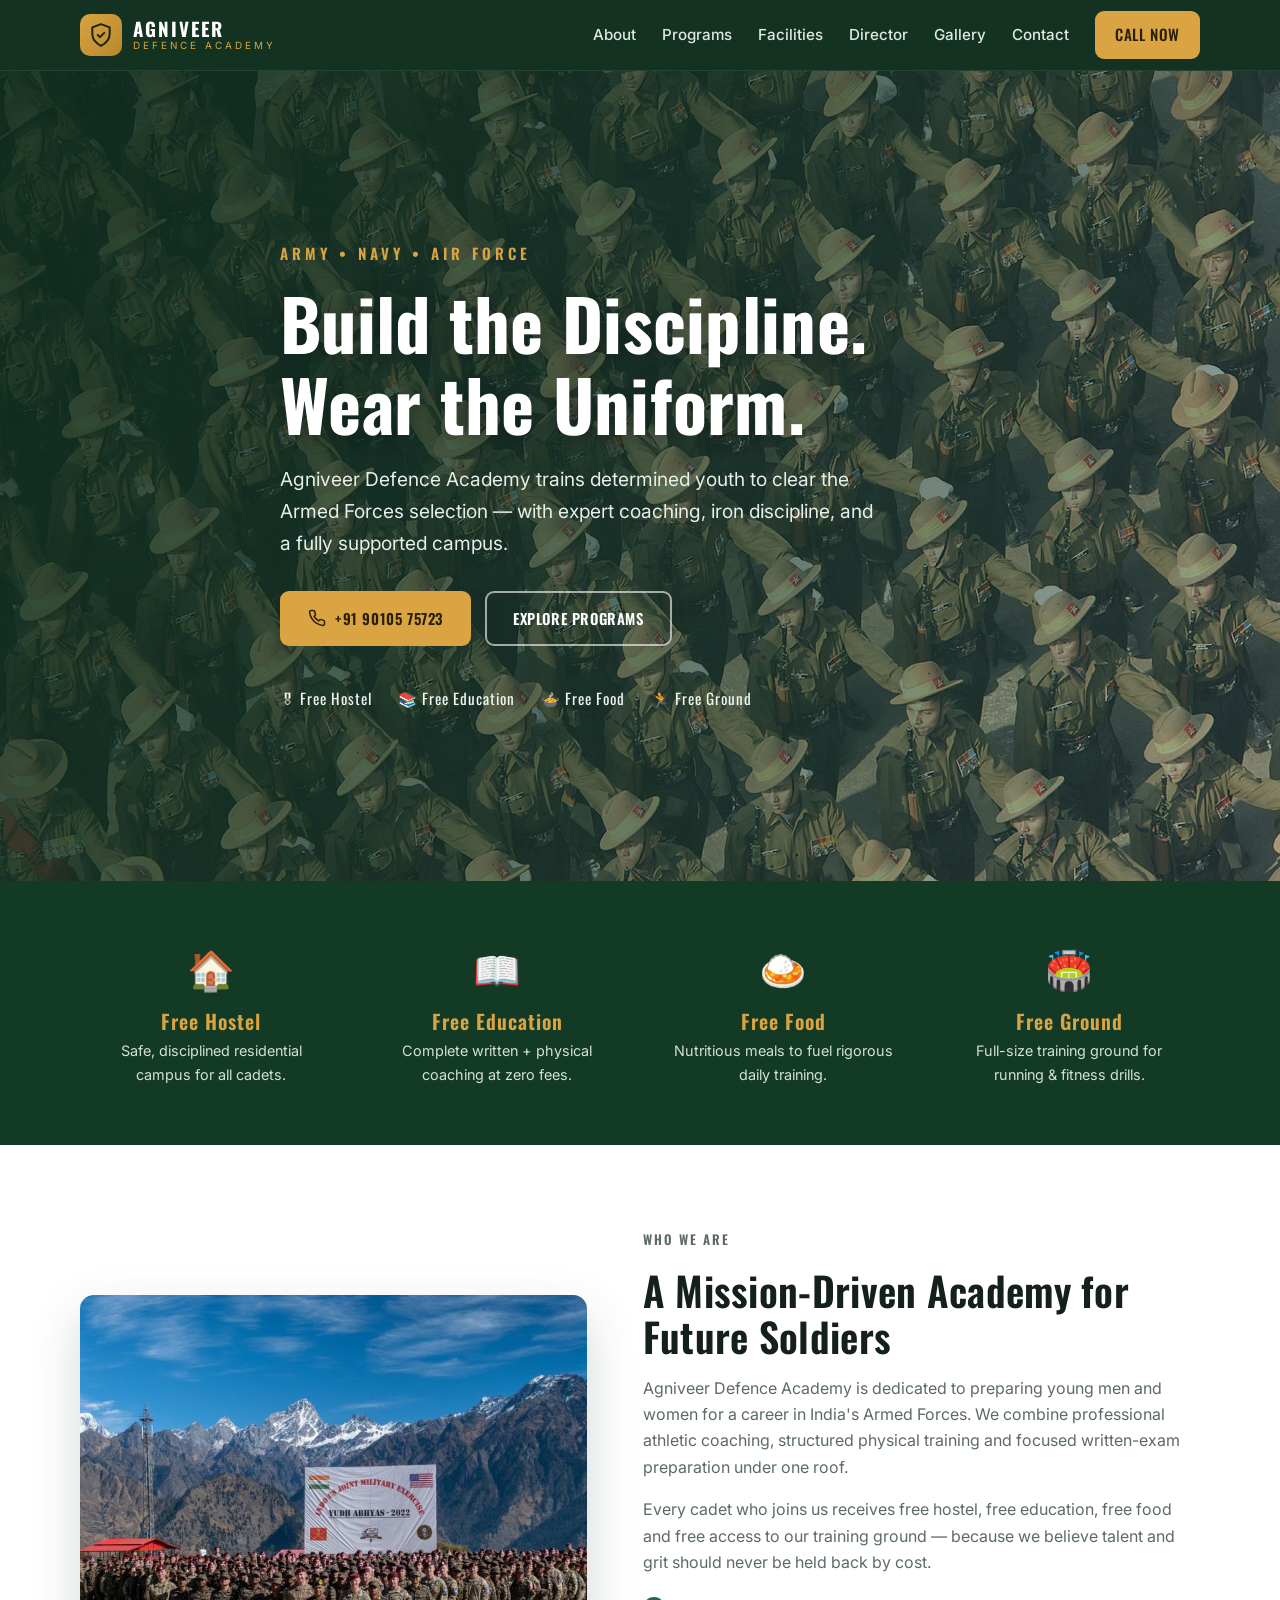
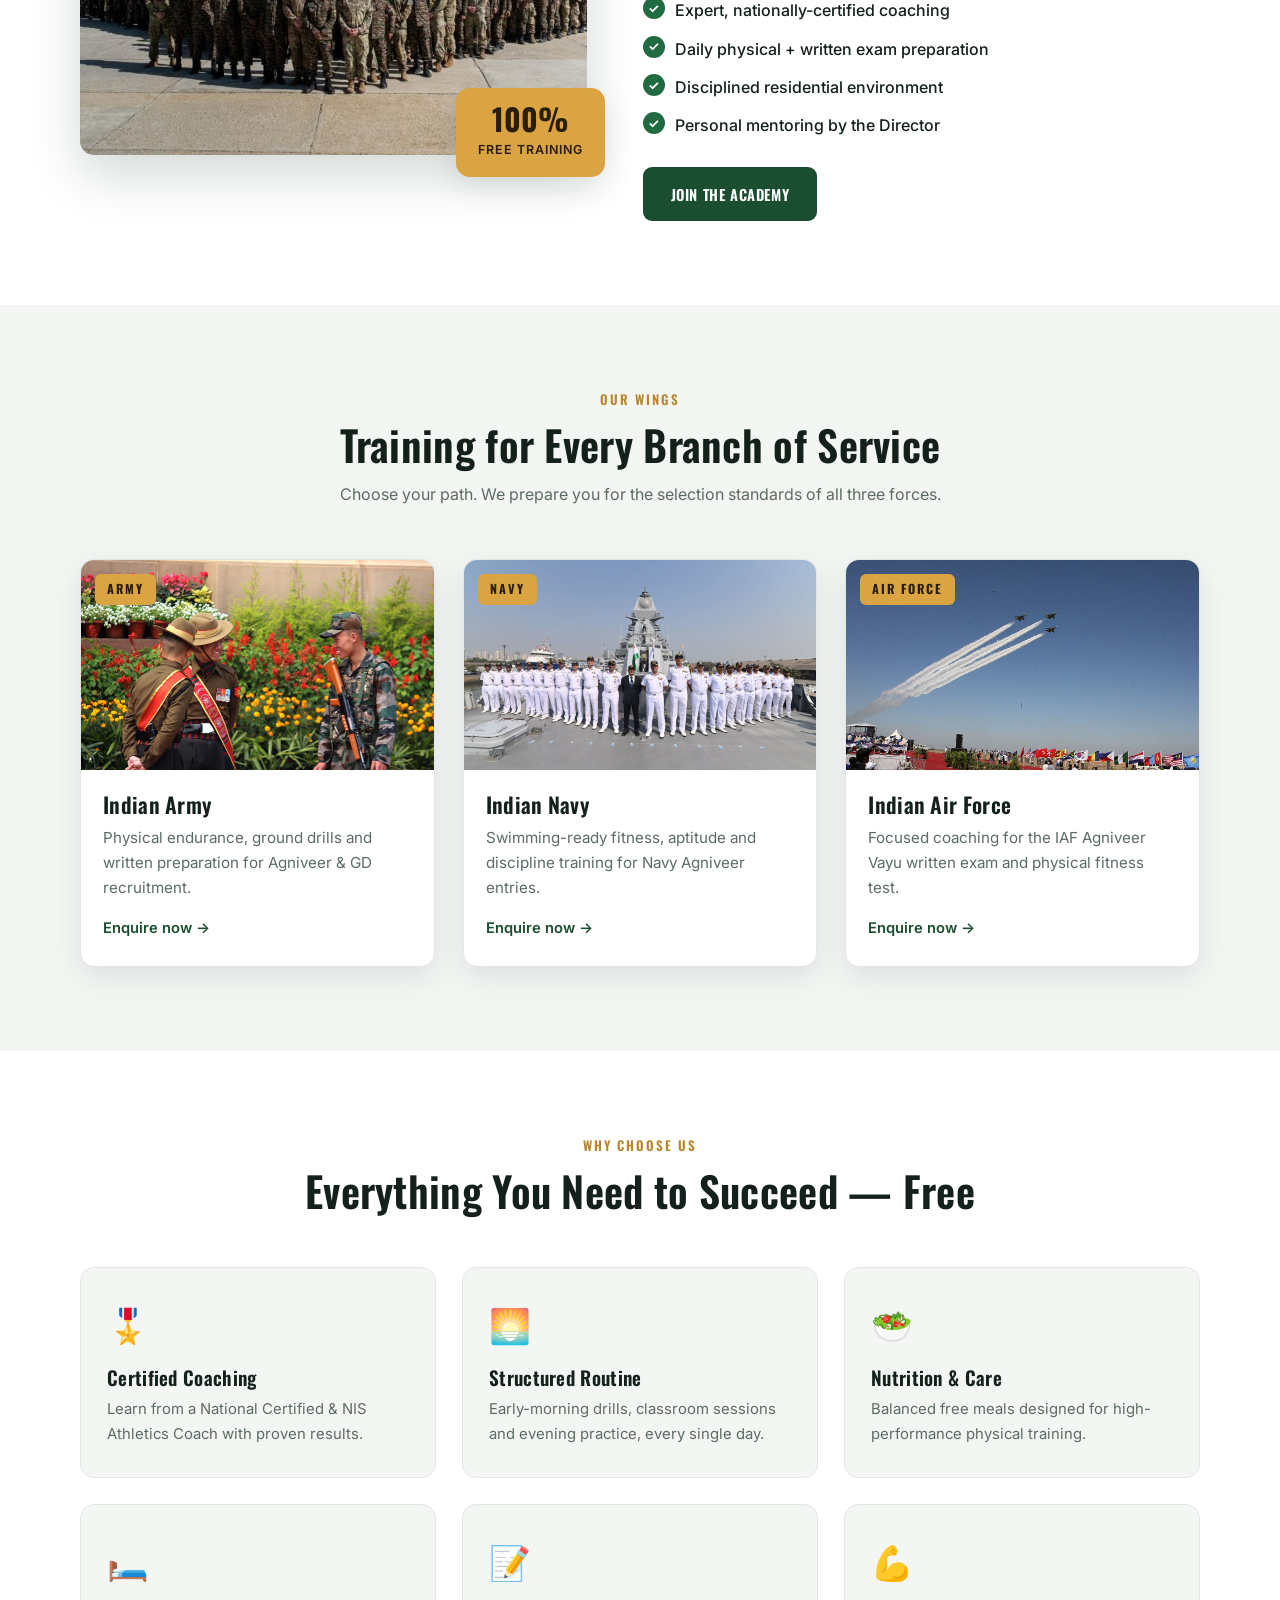
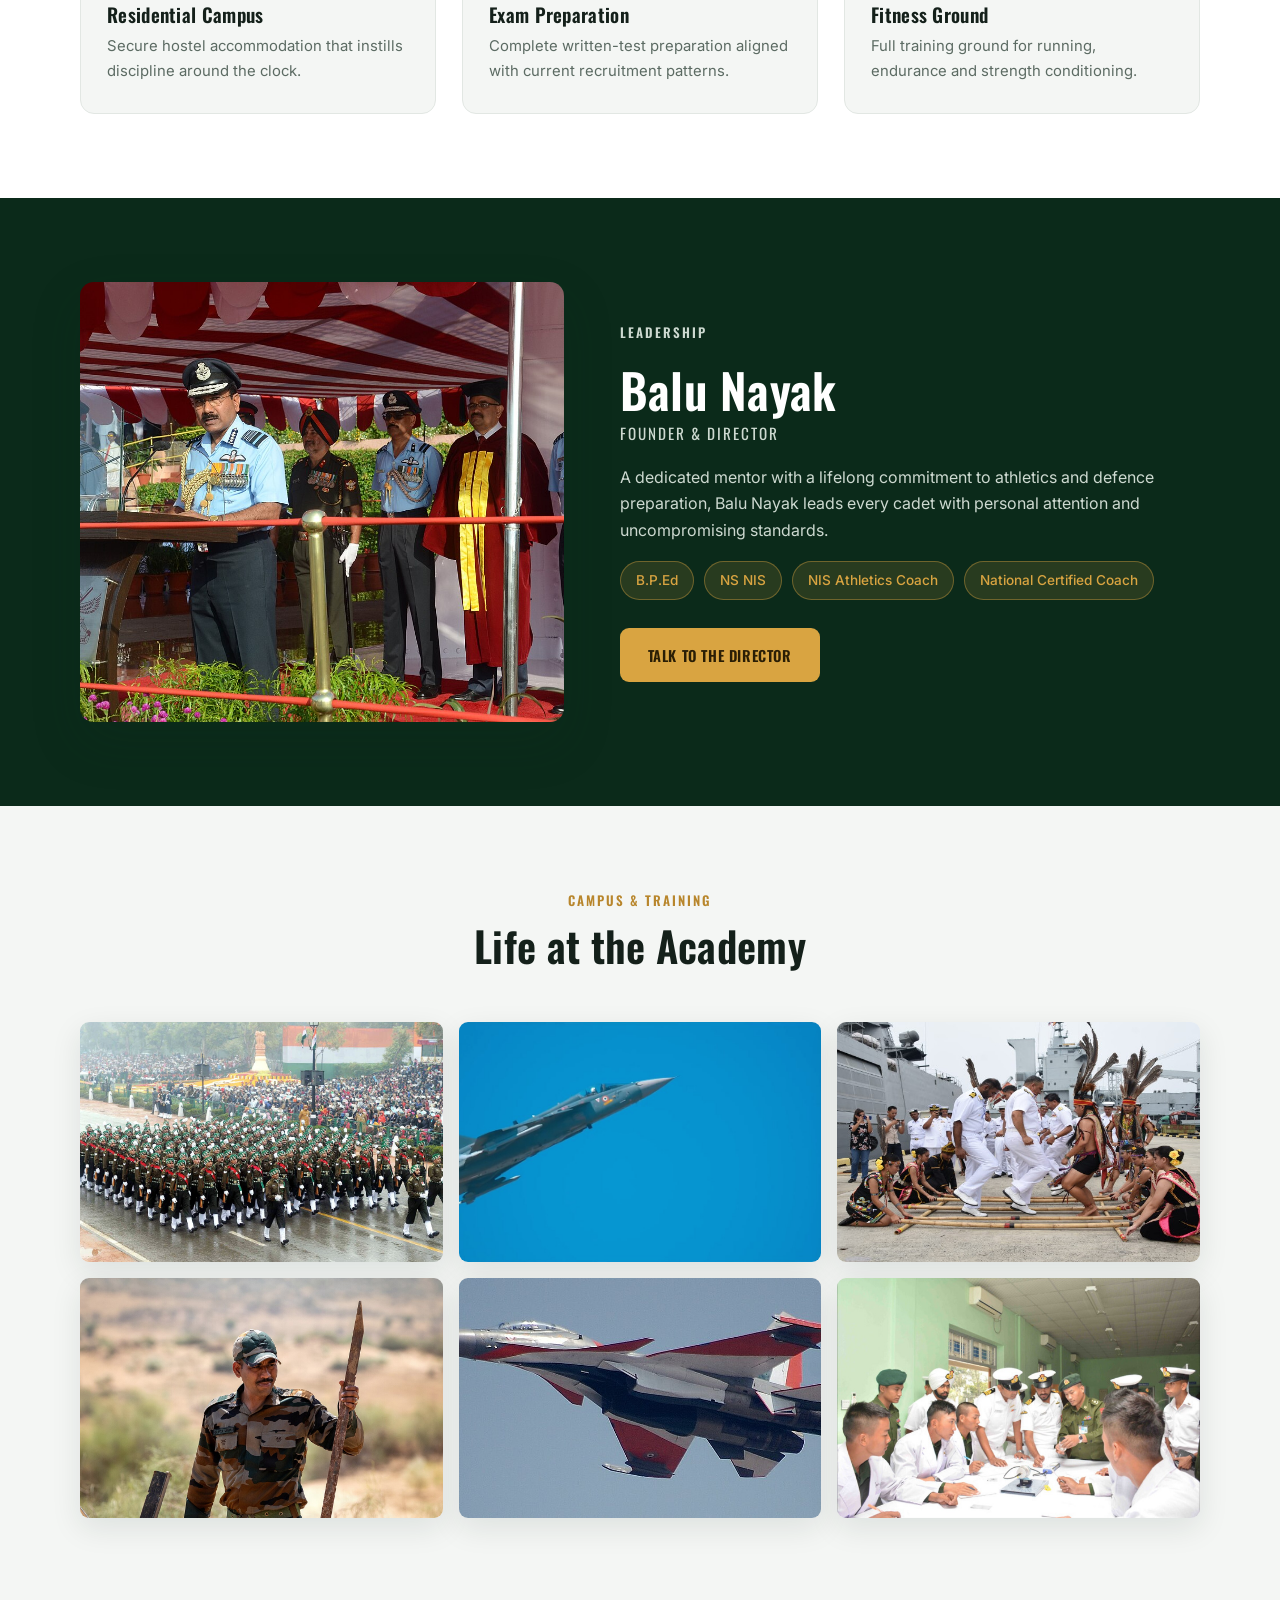
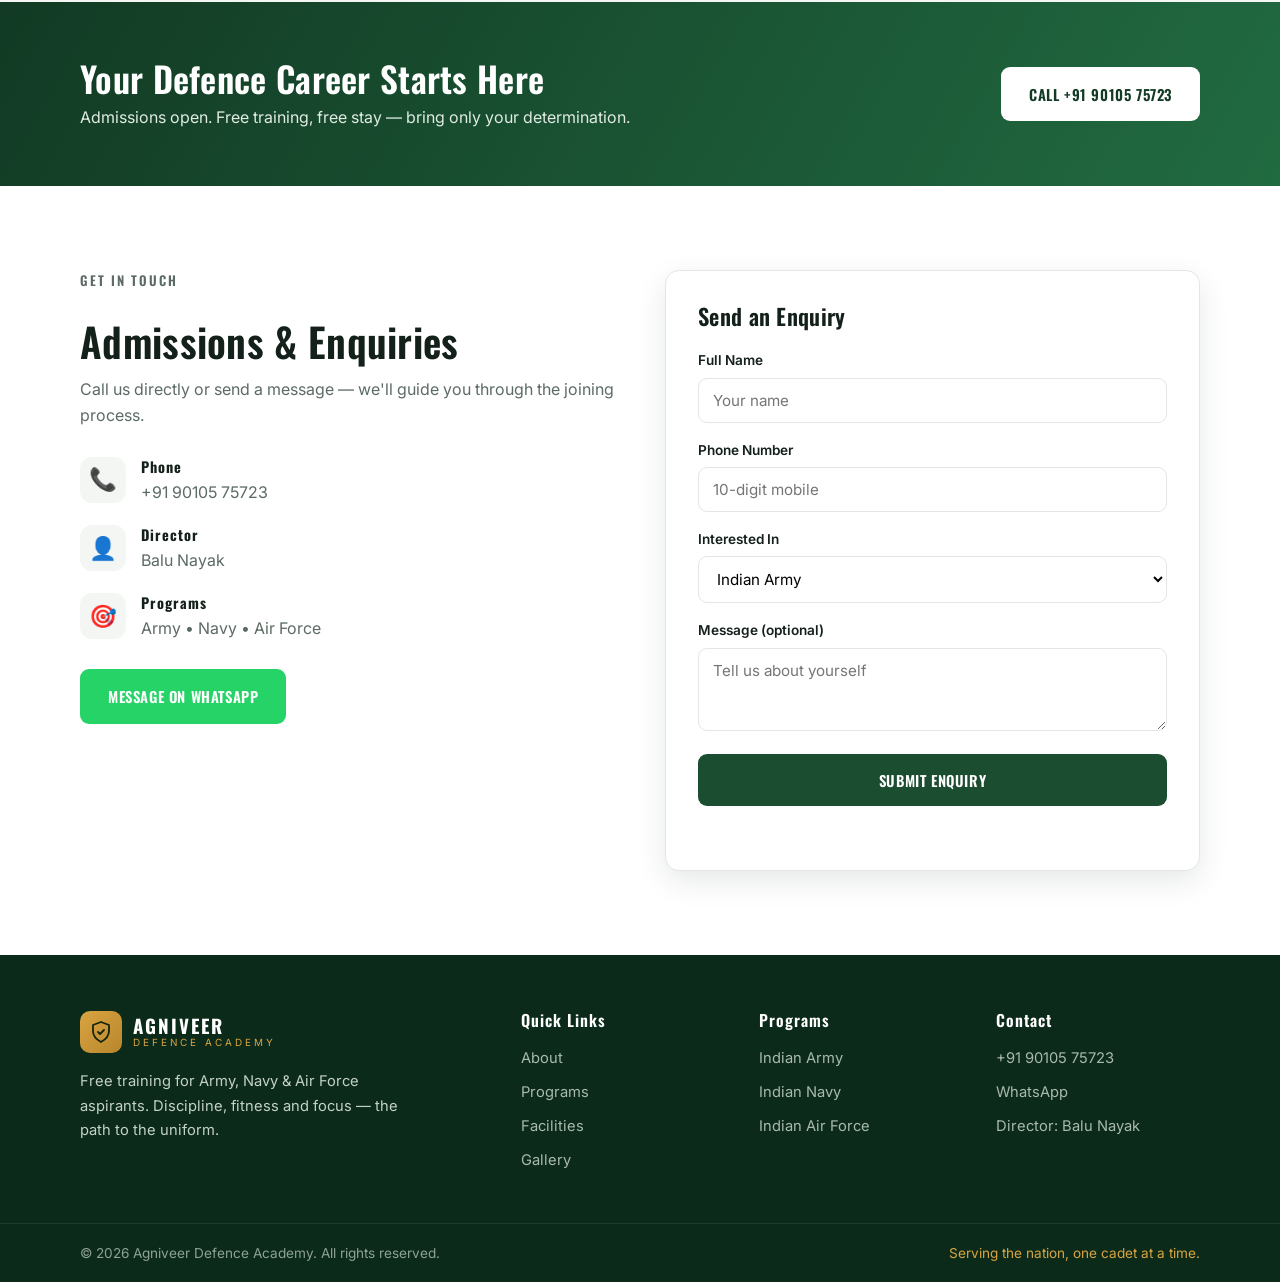
<file: index.html>
<!DOCTYPE html>
<html lang="en">
<head>
  <meta charset="UTF-8" />
  <meta name="viewport" content="width=device-width, initial-scale=1.0" />
  <title>Agniveer Defence Academy | Army • Navy • Air Force Training</title>
  <meta name="description" content="Agniveer Defence Academy, led by Director Balu Nayak (B.P.Ed, NIS Athletics Coach). Free training for Army, Navy & Air Force with free hostel, free education, free food and free ground." />
  <meta name="theme-color" content="#0b2a1a" />
  <link rel="canonical" href="https://agniveersadda.com/" />

  <!-- Open Graph -->
  <meta property="og:title" content="Agniveer Defence Academy" />
  <meta property="og:description" content="Free training for Army, Navy & Air Force. Free hostel, education, food & ground." />
  <meta property="og:type" content="website" />
  <meta property="og:url" content="https://agniveersadda.com/" />
  <meta property="og:image" content="https://agniveersadda.com/images/hero.jpg" />

  <link rel="preconnect" href="https://fonts.googleapis.com" />
  <link rel="preconnect" href="https://fonts.gstatic.com" crossorigin />
  <link href="https://fonts.googleapis.com/css2?family=Oswald:wght@400;500;600;700&family=Inter:wght@400;500;600;700&display=swap" rel="stylesheet" />
  <link rel="stylesheet" href="css/styles.css" />
</head>
<body>

  <!-- ============ HEADER / NAV ============ -->
  <header class="site-header" id="top">
    <div class="container nav-wrap">
      <a href="#top" class="brand" aria-label="Agniveer Defence Academy home">
        <span class="brand-badge" aria-hidden="true">
          <svg viewBox="0 0 24 24" width="26" height="26" fill="none" stroke="currentColor" stroke-width="1.8" stroke-linecap="round" stroke-linejoin="round"><path d="M12 2 4 5v6c0 5 3.4 8.5 8 11 4.6-2.5 8-6 8-11V5l-8-3z"/><path d="m9 12 2 2 4-4"/></svg>
        </span>
        <span class="brand-text">
          <strong>AGNIVEER</strong>
          <small>DEFENCE ACADEMY</small>
        </span>
      </a>

      <nav class="main-nav" id="mainNav" aria-label="Primary">
        <a href="#about">About</a>
        <a href="#programs">Programs</a>
        <a href="#features">Facilities</a>
        <a href="#director">Director</a>
        <a href="#gallery">Gallery</a>
        <a href="#contact">Contact</a>
        <a href="tel:+919010575723" class="btn btn-call btn-sm">Call Now</a>
      </nav>

      <button class="nav-toggle" id="navToggle" aria-label="Open menu" aria-expanded="false" aria-controls="mainNav">
        <span></span><span></span><span></span>
      </button>
    </div>
  </header>

  <!-- ============ HERO ============ -->
  <section class="hero" id="hero">
    <div class="hero-overlay"></div>
    <div class="container hero-content">
      <p class="hero-eyebrow">Army • Navy • Air Force</p>
      <h1 class="hero-title">Build the Discipline.<br />Wear the Uniform.</h1>
      <p class="hero-sub">
        Agniveer Defence Academy trains determined youth to clear the Armed Forces
        selection — with expert coaching, iron discipline, and a fully supported campus.
      </p>

      <div class="hero-cta">
        <a href="tel:+919010575723" class="btn btn-call">
          <svg viewBox="0 0 24 24" width="18" height="18" fill="none" stroke="currentColor" stroke-width="2" stroke-linecap="round" stroke-linejoin="round"><path d="M22 16.92v3a2 2 0 0 1-2.18 2 19.79 19.79 0 0 1-8.63-3.07 19.5 19.5 0 0 1-6-6 19.79 19.79 0 0 1-3.07-8.67A2 2 0 0 1 4.11 2h3a2 2 0 0 1 2 1.72c.13.96.36 1.9.7 2.81a2 2 0 0 1-.45 2.11L8.09 9.91a16 16 0 0 0 6 6l1.27-1.27a2 2 0 0 1 2.11-.45c.9.34 1.85.57 2.81.7A2 2 0 0 1 22 16.92z"/></svg>
          +91 90105 75723
        </a>
        <a href="#programs" class="btn btn-ghost">Explore Programs</a>
      </div>

      <div class="hero-strip">
        <span>🎖 Free Hostel</span>
        <span>📚 Free Education</span>
        <span>🍲 Free Food</span>
        <span>🏃 Free Ground</span>
      </div>
    </div>
  </section>

  <!-- ============ FREE FEATURES BANNER ============ -->
  <section class="freebar" aria-label="Facilities provided free of cost">
    <div class="container freebar-grid">
      <div class="free-item">
        <div class="free-ico">🏠</div>
        <h3>Free Hostel</h3>
        <p>Safe, disciplined residential campus for all cadets.</p>
      </div>
      <div class="free-item">
        <div class="free-ico">📖</div>
        <h3>Free Education</h3>
        <p>Complete written + physical coaching at zero fees.</p>
      </div>
      <div class="free-item">
        <div class="free-ico">🍛</div>
        <h3>Free Food</h3>
        <p>Nutritious meals to fuel rigorous daily training.</p>
      </div>
      <div class="free-item">
        <div class="free-ico">🏟️</div>
        <h3>Free Ground</h3>
        <p>Full-size training ground for running & fitness drills.</p>
      </div>
    </div>
  </section>

  <!-- ============ ABOUT ============ -->
  <section class="section" id="about">
    <div class="container about-grid">
      <div class="about-media">
        <img
          src="images/about.jpg"
          alt="Soldiers standing together during a joint training exercise"
          loading="lazy" />
        <div class="about-badge">
          <strong>100%</strong>
          <span>Free Training</span>
        </div>
      </div>
      <div class="about-text">
        <p class="eyebrow">Who We Are</p>
        <h2>A Mission-Driven Academy for Future Soldiers</h2>
        <p>
          Agniveer Defence Academy is dedicated to preparing young men and women for a
          career in India's Armed Forces. We combine professional athletic coaching,
          structured physical training and focused written-exam preparation under one roof.
        </p>
        <p>
          Every cadet who joins us receives free hostel, free education, free food and free
          access to our training ground — because we believe talent and grit should never be
          held back by cost.
        </p>
        <ul class="check-list">
          <li>Expert, nationally-certified coaching</li>
          <li>Daily physical + written exam preparation</li>
          <li>Disciplined residential environment</li>
          <li>Personal mentoring by the Director</li>
        </ul>
        <a href="#contact" class="btn btn-primary">Join the Academy</a>
      </div>
    </div>
  </section>

  <!-- ============ PROGRAMS ============ -->
  <section class="section section-alt" id="programs">
    <div class="container">
      <div class="section-head">
        <p class="eyebrow">Our Wings</p>
        <h2>Training for Every Branch of Service</h2>
        <p class="section-lead">Choose your path. We prepare you for the selection standards of all three forces.</p>
      </div>

      <div class="program-grid">
        <article class="program-card">
          <div class="program-img">
            <img src="images/army.jpg" alt="Indian Army soldiers at India Gate" loading="lazy" />
            <span class="program-tag">ARMY</span>
          </div>
          <div class="program-body">
            <h3>Indian Army</h3>
            <p>Physical endurance, ground drills and written preparation for Agniveer & GD recruitment.</p>
            <a href="#contact" class="link-arrow">Enquire now →</a>
          </div>
        </article>

        <article class="program-card">
          <div class="program-img">
            <img src="images/navy.jpg" alt="Indian Navy warship INS Mormugao" loading="lazy" />
            <span class="program-tag">NAVY</span>
          </div>
          <div class="program-body">
            <h3>Indian Navy</h3>
            <p>Swimming-ready fitness, aptitude and discipline training for Navy Agniveer entries.</p>
            <a href="#contact" class="link-arrow">Enquire now →</a>
          </div>
        </article>

        <article class="program-card">
          <div class="program-img">
            <img src="images/airforce.jpg" alt="Indian Air Force Su-30MKI fighter jet" loading="lazy" />
            <span class="program-tag">AIR FORCE</span>
          </div>
          <div class="program-body">
            <h3>Indian Air Force</h3>
            <p>Focused coaching for the IAF Agniveer Vayu written exam and physical fitness test.</p>
            <a href="#contact" class="link-arrow">Enquire now →</a>
          </div>
        </article>
      </div>
    </div>
  </section>

  <!-- ============ FEATURES / WHY US ============ -->
  <section class="section" id="features">
    <div class="container">
      <div class="section-head">
        <p class="eyebrow">Why Choose Us</p>
        <h2>Everything You Need to Succeed — Free</h2>
      </div>

      <div class="feature-grid">
        <div class="feature">
          <div class="feature-ico">🎖️</div>
          <h3>Certified Coaching</h3>
          <p>Learn from a National Certified & NIS Athletics Coach with proven results.</p>
        </div>
        <div class="feature">
          <div class="feature-ico">🌅</div>
          <h3>Structured Routine</h3>
          <p>Early-morning drills, classroom sessions and evening practice, every single day.</p>
        </div>
        <div class="feature">
          <div class="feature-ico">🥗</div>
          <h3>Nutrition & Care</h3>
          <p>Balanced free meals designed for high-performance physical training.</p>
        </div>
        <div class="feature">
          <div class="feature-ico">🛏️</div>
          <h3>Residential Campus</h3>
          <p>Secure hostel accommodation that instills discipline around the clock.</p>
        </div>
        <div class="feature">
          <div class="feature-ico">📝</div>
          <h3>Exam Preparation</h3>
          <p>Complete written-test preparation aligned with current recruitment patterns.</p>
        </div>
        <div class="feature">
          <div class="feature-ico">💪</div>
          <h3>Fitness Ground</h3>
          <p>Full training ground for running, endurance and strength conditioning.</p>
        </div>
      </div>
    </div>
  </section>

  <!-- ============ DIRECTOR ============ -->
  <section class="section section-dark" id="director">
    <div class="container director-grid">
      <div class="director-media">
        <img src="images/director.jpg" alt="Passing out parade at the National Defence Academy" loading="lazy" />
      </div>
      <div class="director-text">
        <p class="eyebrow eyebrow-light">Leadership</p>
        <h2>Balu Nayak</h2>
        <p class="director-role">Founder &amp; Director</p>
        <p>
          A dedicated mentor with a lifelong commitment to athletics and defence
          preparation, Balu Nayak leads every cadet with personal attention and
          uncompromising standards.
        </p>
        <div class="qual-tags">
          <span>B.P.Ed</span>
          <span>NS NIS</span>
          <span>NIS Athletics Coach</span>
          <span>National Certified Coach</span>
        </div>
        <a href="tel:+919010575723" class="btn btn-call">Talk to the Director</a>
      </div>
    </div>
  </section>

  <!-- ============ GALLERY ============ -->
  <section class="section section-alt" id="gallery">
    <div class="container">
      <div class="section-head">
        <p class="eyebrow">Campus &amp; Training</p>
        <h2>Life at the Academy</h2>
      </div>
      <div class="gallery-grid">
        <img src="images/g1.jpg" alt="Republic Day parade marching contingent" loading="lazy" />
        <img src="images/g2.jpg" alt="HAL Tejas fighter aircraft in flight" loading="lazy" />
        <img src="images/g3.jpg" alt="Indian Navy ships at sea" loading="lazy" />
        <img src="images/g4.jpg" alt="Soldiers during a joint aviation training exercise" loading="lazy" />
        <img src="images/g5.jpg" alt="Su-30 MKI performing at an air show" loading="lazy" />
        <img src="images/g6.jpg" alt="Cadets of the Indian Naval Academy" loading="lazy" />
      </div>
    </div>
  </section>

  <!-- ============ CTA STRIP ============ -->
  <section class="cta-strip">
    <div class="container cta-inner">
      <div>
        <h2>Your Defence Career Starts Here</h2>
        <p>Admissions open. Free training, free stay — bring only your determination.</p>
      </div>
      <a href="tel:+919010575723" class="btn btn-light">Call +91 90105 75723</a>
    </div>
  </section>

  <!-- ============ CONTACT ============ -->
  <section class="section" id="contact">
    <div class="container contact-grid">
      <div class="contact-info">
        <p class="eyebrow">Get in Touch</p>
        <h2>Admissions &amp; Enquiries</h2>
        <p>Call us directly or send a message — we'll guide you through the joining process.</p>

        <ul class="contact-list">
          <li>
            <span class="ci-ico" aria-hidden="true">📞</span>
            <div>
              <strong>Phone</strong>
              <a href="tel:+919010575723">+91 90105 75723</a>
            </div>
          </li>
          <li>
            <span class="ci-ico" aria-hidden="true">👤</span>
            <div>
              <strong>Director</strong>
              <span>Balu Nayak</span>
            </div>
          </li>
          <li>
            <span class="ci-ico" aria-hidden="true">🎯</span>
            <div>
              <strong>Programs</strong>
              <span>Army &bull; Navy &bull; Air Force</span>
            </div>
          </li>
        </ul>

        <a href="https://wa.me/919010575723" class="btn btn-whatsapp" target="_blank" rel="noopener">
          Message on WhatsApp
        </a>
      </div>

      <form class="contact-form" id="enquiryForm" novalidate>
        <h3>Send an Enquiry</h3>
        <div class="field">
          <label for="name">Full Name</label>
          <input type="text" id="name" name="name" placeholder="Your name" required />
        </div>
        <div class="field">
          <label for="phone">Phone Number</label>
          <input type="tel" id="phone" name="phone" placeholder="10-digit mobile" required />
        </div>
        <div class="field">
          <label for="branch">Interested In</label>
          <select id="branch" name="branch">
            <option value="Army">Indian Army</option>
            <option value="Navy">Indian Navy</option>
            <option value="Air Force">Indian Air Force</option>
            <option value="Not sure">Not sure yet</option>
          </select>
        </div>
        <div class="field">
          <label for="message">Message (optional)</label>
          <textarea id="message" name="message" rows="3" placeholder="Tell us about yourself"></textarea>
        </div>
        <button type="submit" class="btn btn-primary btn-block">Submit Enquiry</button>
        <p class="form-note" id="formNote" role="status"></p>
      </form>
    </div>
  </section>

  <!-- ============ FOOTER ============ -->
  <footer class="site-footer">
    <div class="container footer-grid">
      <div class="footer-brand">
        <div class="brand">
          <span class="brand-badge" aria-hidden="true">
            <svg viewBox="0 0 24 24" width="24" height="24" fill="none" stroke="currentColor" stroke-width="1.8" stroke-linecap="round" stroke-linejoin="round"><path d="M12 2 4 5v6c0 5 3.4 8.5 8 11 4.6-2.5 8-6 8-11V5l-8-3z"/><path d="m9 12 2 2 4-4"/></svg>
          </span>
          <span class="brand-text">
            <strong>AGNIVEER</strong>
            <small>DEFENCE ACADEMY</small>
          </span>
        </div>
        <p>Free training for Army, Navy &amp; Air Force aspirants. Discipline, fitness and focus — the path to the uniform.</p>
      </div>

      <div class="footer-col">
        <h4>Quick Links</h4>
        <a href="#about">About</a>
        <a href="#programs">Programs</a>
        <a href="#features">Facilities</a>
        <a href="#gallery">Gallery</a>
      </div>

      <div class="footer-col">
        <h4>Programs</h4>
        <a href="#programs">Indian Army</a>
        <a href="#programs">Indian Navy</a>
        <a href="#programs">Indian Air Force</a>
      </div>

      <div class="footer-col">
        <h4>Contact</h4>
        <a href="tel:+919010575723">+91 90105 75723</a>
        <a href="https://wa.me/919010575723" target="_blank" rel="noopener">WhatsApp</a>
        <span>Director: Balu Nayak</span>
      </div>
    </div>
    <div class="footer-bottom">
      <div class="container">
        <p>&copy; <span id="year"></span> Agniveer Defence Academy. All rights reserved.</p>
        <p class="footer-credit">Serving the nation, one cadet at a time.</p>
      </div>
    </div>
  </footer>

  <!-- Floating call button (mobile) -->
  <a href="tel:+919010575723" class="fab-call" aria-label="Call the academy">
    <svg viewBox="0 0 24 24" width="24" height="24" fill="none" stroke="currentColor" stroke-width="2" stroke-linecap="round" stroke-linejoin="round"><path d="M22 16.92v3a2 2 0 0 1-2.18 2 19.79 19.79 0 0 1-8.63-3.07 19.5 19.5 0 0 1-6-6 19.79 19.79 0 0 1-3.07-8.67A2 2 0 0 1 4.11 2h3a2 2 0 0 1 2 1.72c.13.96.36 1.9.7 2.81a2 2 0 0 1-.45 2.11L8.09 9.91a16 16 0 0 0 6 6l1.27-1.27a2 2 0 0 1 2.11-.45c.9.34 1.85.57 2.81.7A2 2 0 0 1 22 16.92z"/></svg>
  </a>

  <script src="js/main.js"></script>
</body>
</html>
</file>
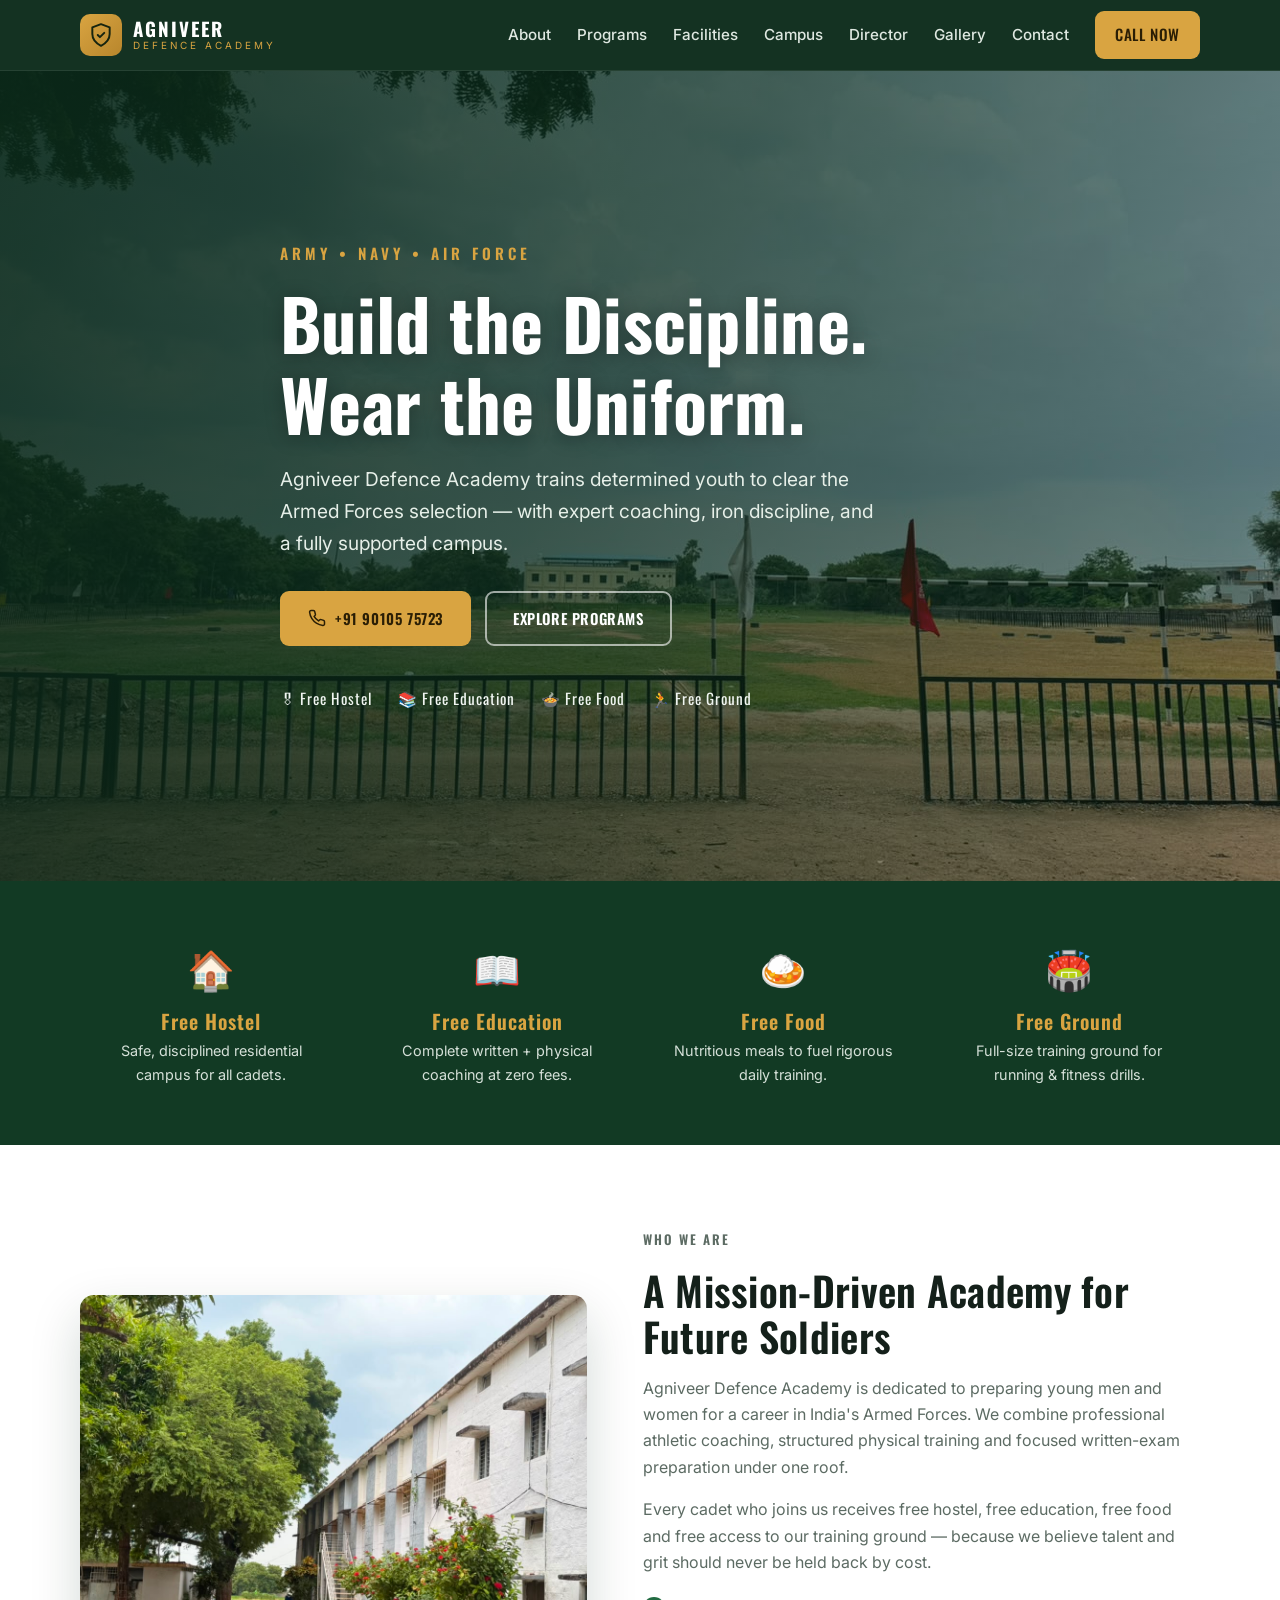
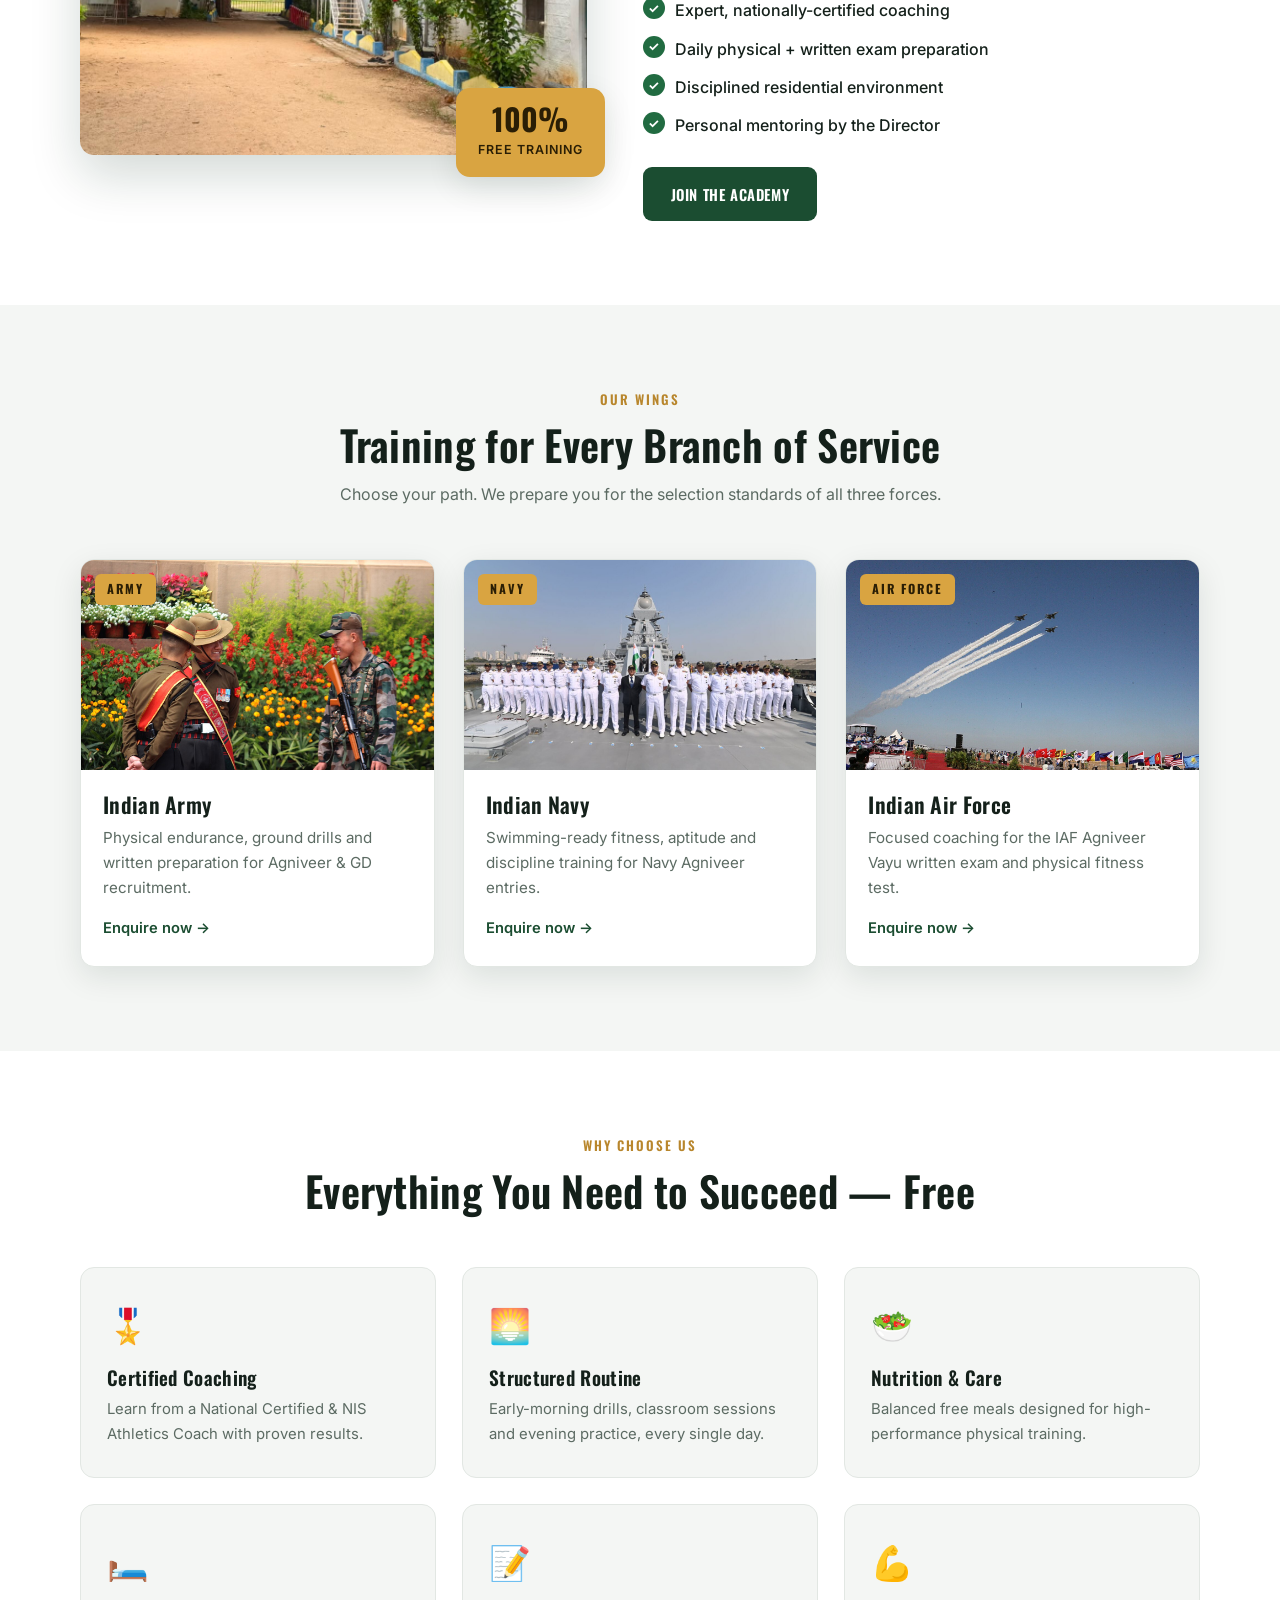
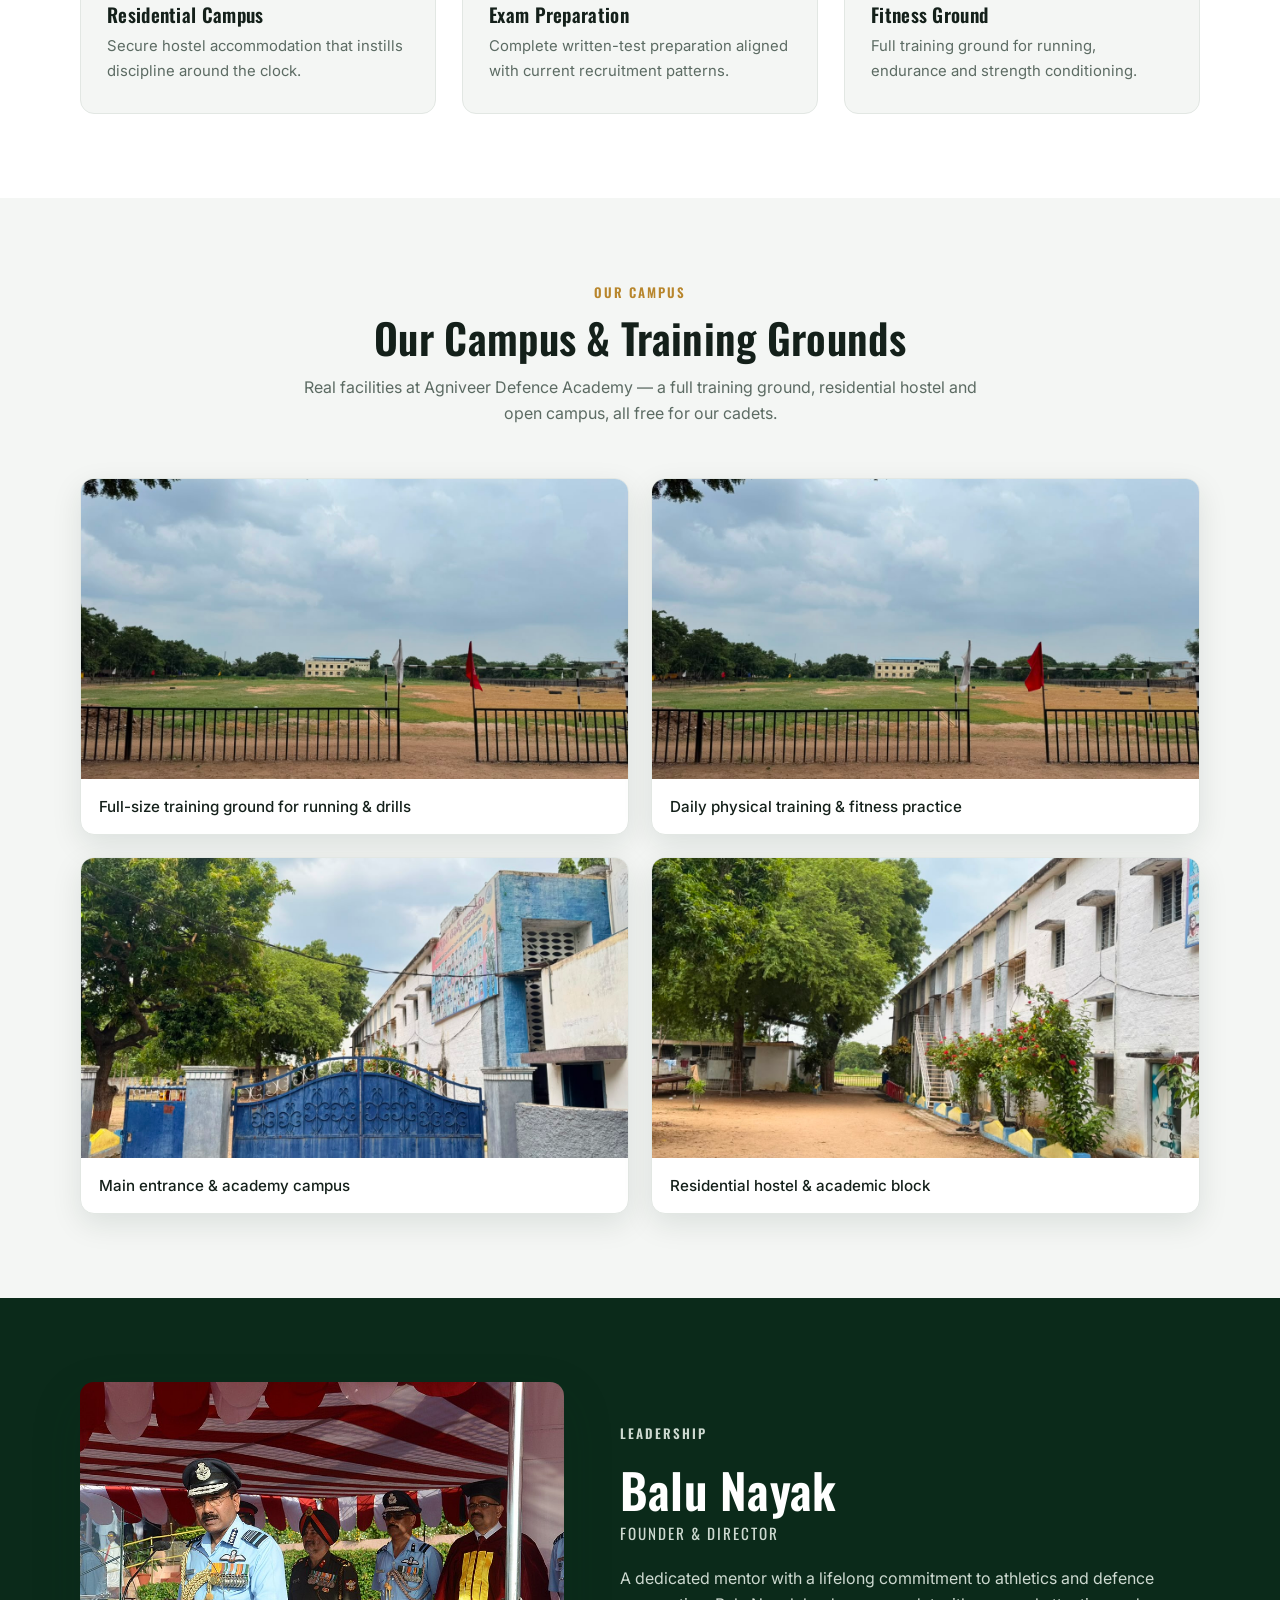
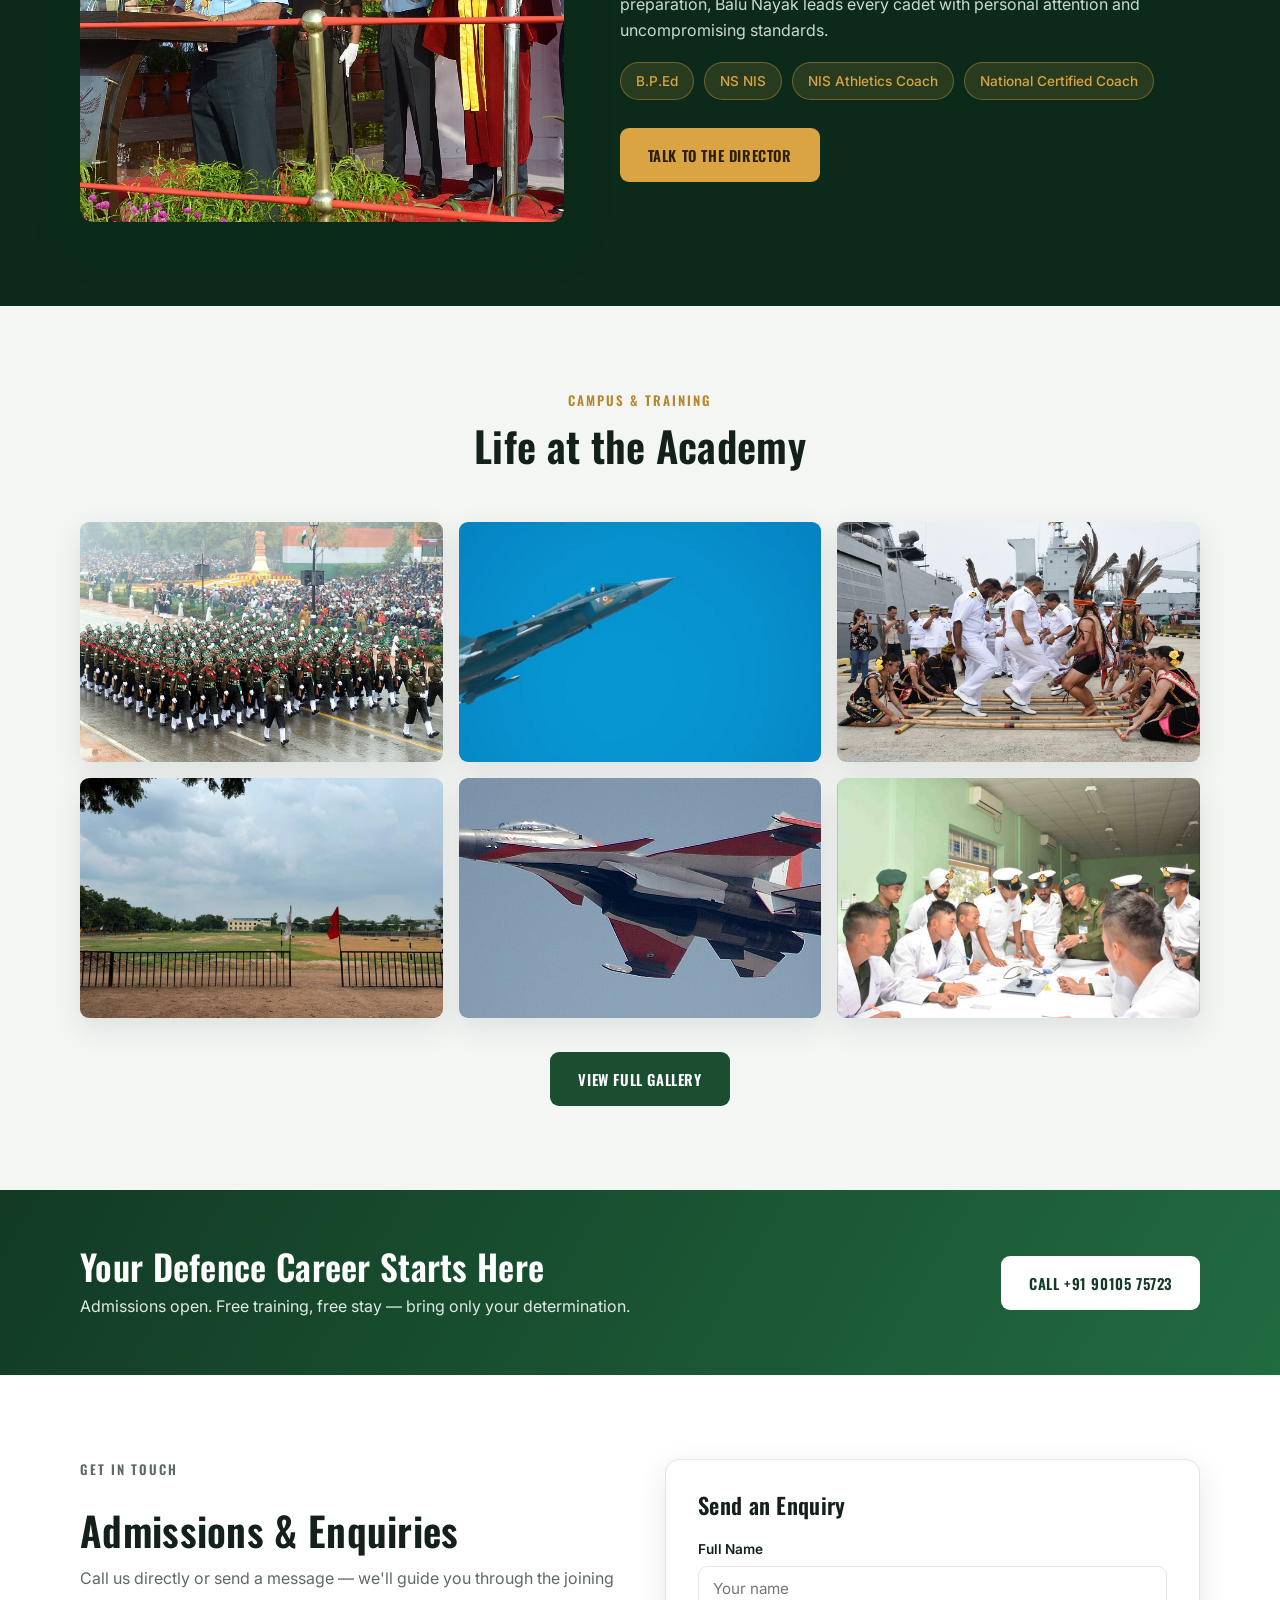
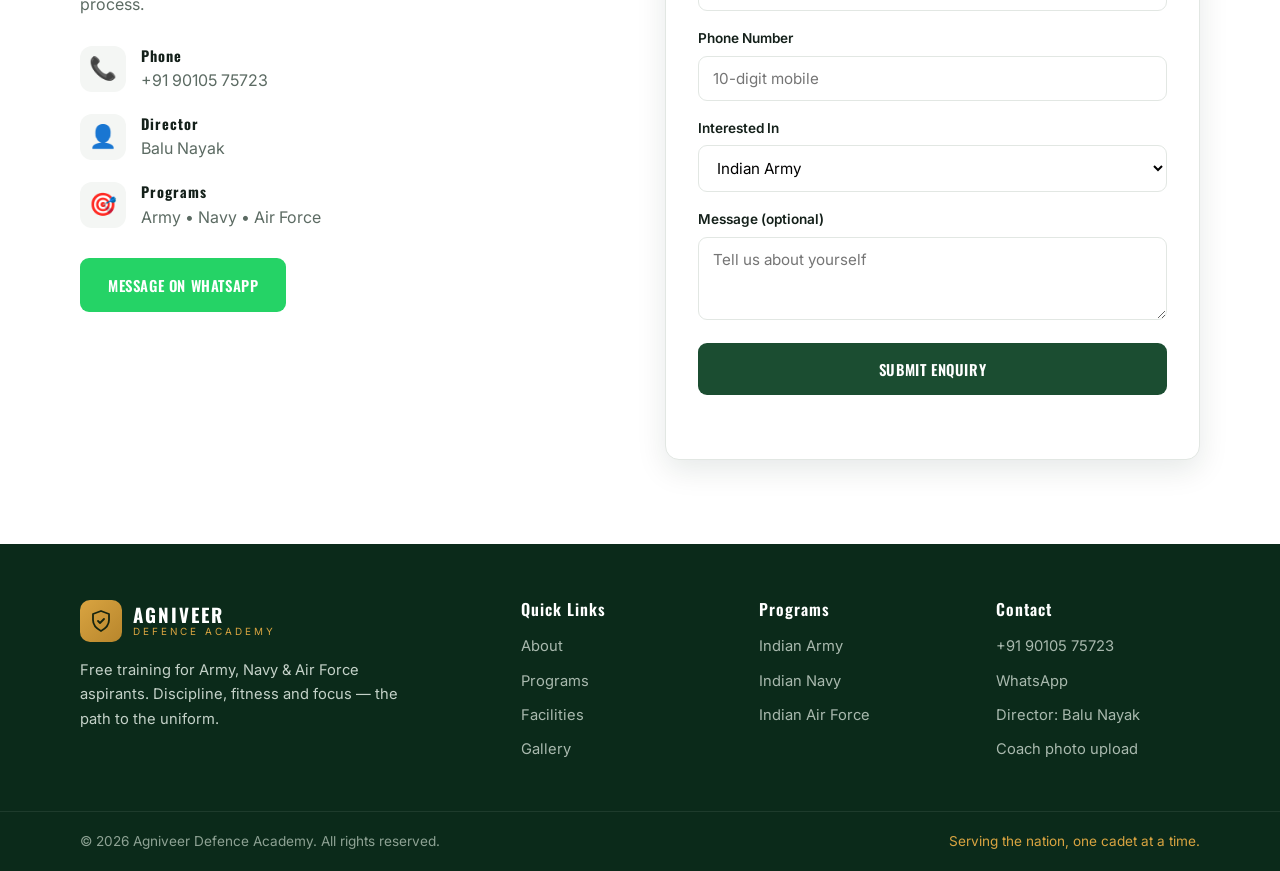
<file: public/index.html>
<!DOCTYPE html>
<html lang="en">
<head>
  <meta charset="UTF-8" />
  <meta name="viewport" content="width=device-width, initial-scale=1.0" />
  <title>Agniveer Defence Academy | Army • Navy • Air Force Training</title>
  <meta name="description" content="Agniveer Defence Academy, led by Director Balu Nayak (B.P.Ed, NIS Athletics Coach). Free training for Army, Navy & Air Force with free hostel, free education, free food and free ground." />
  <meta name="theme-color" content="#0b2a1a" />
  <link rel="canonical" href="https://agniveersadda.com/" />

  <!-- Open Graph -->
  <meta property="og:title" content="Agniveer Defence Academy" />
  <meta property="og:description" content="Free training for Army, Navy & Air Force. Free hostel, education, food & ground." />
  <meta property="og:type" content="website" />
  <meta property="og:url" content="https://agniveersadda.com/" />
  <meta property="og:image" content="https://agniveersadda.com/images/ground-2.jpg" />

  <link rel="preconnect" href="https://fonts.googleapis.com" />
  <link rel="preconnect" href="https://fonts.gstatic.com" crossorigin />
  <link href="https://fonts.googleapis.com/css2?family=Oswald:wght@400;500;600;700&family=Inter:wght@400;500;600;700&display=swap" rel="stylesheet" />
  <link rel="stylesheet" href="css/styles.css" />
</head>
<body>

  <!-- ============ HEADER / NAV ============ -->
  <header class="site-header" id="top">
    <div class="container nav-wrap">
      <a href="#top" class="brand" aria-label="Agniveer Defence Academy home">
        <span class="brand-badge" aria-hidden="true">
          <svg viewBox="0 0 24 24" width="26" height="26" fill="none" stroke="currentColor" stroke-width="1.8" stroke-linecap="round" stroke-linejoin="round"><path d="M12 2 4 5v6c0 5 3.4 8.5 8 11 4.6-2.5 8-6 8-11V5l-8-3z"/><path d="m9 12 2 2 4-4"/></svg>
        </span>
        <span class="brand-text">
          <strong>AGNIVEER</strong>
          <small>DEFENCE ACADEMY</small>
        </span>
      </a>

      <nav class="main-nav" id="mainNav" aria-label="Primary">
        <a href="#about">About</a>
        <a href="#programs">Programs</a>
        <a href="#features">Facilities</a>
        <a href="#campus">Campus</a>
        <a href="#director">Director</a>
        <a href="gallery.html">Gallery</a>
        <a href="#contact">Contact</a>
        <a href="tel:+919010575723" class="btn btn-call btn-sm">Call Now</a>
      </nav>

      <button class="nav-toggle" id="navToggle" aria-label="Open menu" aria-expanded="false" aria-controls="mainNav">
        <span></span><span></span><span></span>
      </button>
    </div>
  </header>

  <!-- ============ HERO ============ -->
  <section class="hero" id="hero">
    <div class="hero-overlay"></div>
    <div class="container hero-content">
      <p class="hero-eyebrow">Army • Navy • Air Force</p>
      <h1 class="hero-title">Build the Discipline.<br />Wear the Uniform.</h1>
      <p class="hero-sub">
        Agniveer Defence Academy trains determined youth to clear the Armed Forces
        selection — with expert coaching, iron discipline, and a fully supported campus.
      </p>

      <div class="hero-cta">
        <a href="tel:+919010575723" class="btn btn-call">
          <svg viewBox="0 0 24 24" width="18" height="18" fill="none" stroke="currentColor" stroke-width="2" stroke-linecap="round" stroke-linejoin="round"><path d="M22 16.92v3a2 2 0 0 1-2.18 2 19.79 19.79 0 0 1-8.63-3.07 19.5 19.5 0 0 1-6-6 19.79 19.79 0 0 1-3.07-8.67A2 2 0 0 1 4.11 2h3a2 2 0 0 1 2 1.72c.13.96.36 1.9.7 2.81a2 2 0 0 1-.45 2.11L8.09 9.91a16 16 0 0 0 6 6l1.27-1.27a2 2 0 0 1 2.11-.45c.9.34 1.85.57 2.81.7A2 2 0 0 1 22 16.92z"/></svg>
          +91 90105 75723
        </a>
        <a href="#programs" class="btn btn-ghost">Explore Programs</a>
      </div>

      <div class="hero-strip">
        <span>🎖 Free Hostel</span>
        <span>📚 Free Education</span>
        <span>🍲 Free Food</span>
        <span>🏃 Free Ground</span>
      </div>
    </div>
  </section>

  <!-- ============ FREE FEATURES BANNER ============ -->
  <section class="freebar" aria-label="Facilities provided free of cost">
    <div class="container freebar-grid">
      <div class="free-item">
        <div class="free-ico">🏠</div>
        <h3>Free Hostel</h3>
        <p>Safe, disciplined residential campus for all cadets.</p>
      </div>
      <div class="free-item">
        <div class="free-ico">📖</div>
        <h3>Free Education</h3>
        <p>Complete written + physical coaching at zero fees.</p>
      </div>
      <div class="free-item">
        <div class="free-ico">🍛</div>
        <h3>Free Food</h3>
        <p>Nutritious meals to fuel rigorous daily training.</p>
      </div>
      <div class="free-item">
        <div class="free-ico">🏟️</div>
        <h3>Free Ground</h3>
        <p>Full-size training ground for running & fitness drills.</p>
      </div>
    </div>
  </section>

  <!-- ============ ABOUT ============ -->
  <section class="section" id="about">
    <div class="container about-grid">
      <div class="about-media">
        <img
          src="images/campus-building.jpg"
          alt="Agniveer Defence Academy campus building"
          loading="lazy" />
        <div class="about-badge">
          <strong>100%</strong>
          <span>Free Training</span>
        </div>
      </div>
      <div class="about-text">
        <p class="eyebrow">Who We Are</p>
        <h2>A Mission-Driven Academy for Future Soldiers</h2>
        <p>
          Agniveer Defence Academy is dedicated to preparing young men and women for a
          career in India's Armed Forces. We combine professional athletic coaching,
          structured physical training and focused written-exam preparation under one roof.
        </p>
        <p>
          Every cadet who joins us receives free hostel, free education, free food and free
          access to our training ground — because we believe talent and grit should never be
          held back by cost.
        </p>
        <ul class="check-list">
          <li>Expert, nationally-certified coaching</li>
          <li>Daily physical + written exam preparation</li>
          <li>Disciplined residential environment</li>
          <li>Personal mentoring by the Director</li>
        </ul>
        <a href="#contact" class="btn btn-primary">Join the Academy</a>
      </div>
    </div>
  </section>

  <!-- ============ PROGRAMS ============ -->
  <section class="section section-alt" id="programs">
    <div class="container">
      <div class="section-head">
        <p class="eyebrow">Our Wings</p>
        <h2>Training for Every Branch of Service</h2>
        <p class="section-lead">Choose your path. We prepare you for the selection standards of all three forces.</p>
      </div>

      <div class="program-grid">
        <article class="program-card">
          <div class="program-img">
            <img src="images/army.jpg" alt="Indian Army soldiers at India Gate" loading="lazy" />
            <span class="program-tag">ARMY</span>
          </div>
          <div class="program-body">
            <h3>Indian Army</h3>
            <p>Physical endurance, ground drills and written preparation for Agniveer & GD recruitment.</p>
            <a href="#contact" class="link-arrow">Enquire now →</a>
          </div>
        </article>

        <article class="program-card">
          <div class="program-img">
            <img src="images/navy.jpg" alt="Indian Navy warship INS Mormugao" loading="lazy" />
            <span class="program-tag">NAVY</span>
          </div>
          <div class="program-body">
            <h3>Indian Navy</h3>
            <p>Swimming-ready fitness, aptitude and discipline training for Navy Agniveer entries.</p>
            <a href="#contact" class="link-arrow">Enquire now →</a>
          </div>
        </article>

        <article class="program-card">
          <div class="program-img">
            <img src="images/airforce.jpg" alt="Indian Air Force Su-30MKI fighter jet" loading="lazy" />
            <span class="program-tag">AIR FORCE</span>
          </div>
          <div class="program-body">
            <h3>Indian Air Force</h3>
            <p>Focused coaching for the IAF Agniveer Vayu written exam and physical fitness test.</p>
            <a href="#contact" class="link-arrow">Enquire now →</a>
          </div>
        </article>
      </div>
    </div>
  </section>

  <!-- ============ FEATURES / WHY US ============ -->
  <section class="section" id="features">
    <div class="container">
      <div class="section-head">
        <p class="eyebrow">Why Choose Us</p>
        <h2>Everything You Need to Succeed — Free</h2>
      </div>

      <div class="feature-grid">
        <div class="feature">
          <div class="feature-ico">🎖️</div>
          <h3>Certified Coaching</h3>
          <p>Learn from a National Certified & NIS Athletics Coach with proven results.</p>
        </div>
        <div class="feature">
          <div class="feature-ico">🌅</div>
          <h3>Structured Routine</h3>
          <p>Early-morning drills, classroom sessions and evening practice, every single day.</p>
        </div>
        <div class="feature">
          <div class="feature-ico">🥗</div>
          <h3>Nutrition & Care</h3>
          <p>Balanced free meals designed for high-performance physical training.</p>
        </div>
        <div class="feature">
          <div class="feature-ico">🛏️</div>
          <h3>Residential Campus</h3>
          <p>Secure hostel accommodation that instills discipline around the clock.</p>
        </div>
        <div class="feature">
          <div class="feature-ico">📝</div>
          <h3>Exam Preparation</h3>
          <p>Complete written-test preparation aligned with current recruitment patterns.</p>
        </div>
        <div class="feature">
          <div class="feature-ico">💪</div>
          <h3>Fitness Ground</h3>
          <p>Full training ground for running, endurance and strength conditioning.</p>
        </div>
      </div>
    </div>
  </section>

  <!-- ============ CAMPUS & GROUNDS ============ -->
  <section class="section section-alt" id="campus">
    <div class="container">
      <div class="section-head">
        <p class="eyebrow">Our Campus</p>
        <h2>Our Campus &amp; Training Grounds</h2>
        <p class="section-lead">Real facilities at Agniveer Defence Academy — a full training ground, residential hostel and open campus, all free for our cadets.</p>
      </div>
      <div class="campus-grid">
        <figure class="campus-card">
          <img src="images/ground-2.jpg" alt="Wide training ground at Agniveer Defence Academy" loading="lazy" />
          <figcaption>Full-size training ground for running &amp; drills</figcaption>
        </figure>
        <figure class="campus-card">
          <img src="images/ground-1.jpg" alt="Academy ground with practice markers" loading="lazy" />
          <figcaption>Daily physical training &amp; fitness practice</figcaption>
        </figure>
        <figure class="campus-card">
          <img src="images/campus-gate.jpg" alt="Main entrance gate of the academy" loading="lazy" />
          <figcaption>Main entrance &amp; academy campus</figcaption>
        </figure>
        <figure class="campus-card">
          <img src="images/campus-building.jpg" alt="Residential hostel and academic building" loading="lazy" />
          <figcaption>Residential hostel &amp; academic block</figcaption>
        </figure>
      </div>
    </div>
  </section>

  <!-- ============ DIRECTOR ============ -->
  <section class="section section-dark" id="director">
    <div class="container director-grid">
      <div class="director-media">
        <img src="images/director.jpg" alt="Passing out parade at the National Defence Academy" loading="lazy" />
      </div>
      <div class="director-text">
        <p class="eyebrow eyebrow-light">Leadership</p>
        <h2>Balu Nayak</h2>
        <p class="director-role">Founder &amp; Director</p>
        <p>
          A dedicated mentor with a lifelong commitment to athletics and defence
          preparation, Balu Nayak leads every cadet with personal attention and
          uncompromising standards.
        </p>
        <div class="qual-tags">
          <span>B.P.Ed</span>
          <span>NS NIS</span>
          <span>NIS Athletics Coach</span>
          <span>National Certified Coach</span>
        </div>
        <a href="tel:+919010575723" class="btn btn-call">Talk to the Director</a>
      </div>
    </div>
  </section>

  <!-- ============ GALLERY ============ -->
  <section class="section section-alt" id="gallery">
    <div class="container">
      <div class="section-head">
        <p class="eyebrow">Campus &amp; Training</p>
        <h2>Life at the Academy</h2>
      </div>
      <div class="gallery-grid">
        <img src="images/g1.jpg" alt="Republic Day parade marching contingent" loading="lazy" />
        <img src="images/g2.jpg" alt="HAL Tejas fighter aircraft in flight" loading="lazy" />
        <img src="images/g3.jpg" alt="Indian Navy ships at sea" loading="lazy" />
        <img src="images/ground-1.jpg" alt="Agniveer Defence Academy training ground" loading="lazy" />
        <img src="images/g5.jpg" alt="Su-30 MKI performing at an air show" loading="lazy" />
        <img src="images/g6.jpg" alt="Cadets of the Indian Naval Academy" loading="lazy" />
      </div>
      <div style="text-align:center; margin-top:34px;">
        <a href="gallery.html" class="btn btn-primary">View Full Gallery</a>
      </div>
    </div>
  </section>

  <!-- ============ CTA STRIP ============ -->
  <section class="cta-strip">
    <div class="container cta-inner">
      <div>
        <h2>Your Defence Career Starts Here</h2>
        <p>Admissions open. Free training, free stay — bring only your determination.</p>
      </div>
      <a href="tel:+919010575723" class="btn btn-light">Call +91 90105 75723</a>
    </div>
  </section>

  <!-- ============ CONTACT ============ -->
  <section class="section" id="contact">
    <div class="container contact-grid">
      <div class="contact-info">
        <p class="eyebrow">Get in Touch</p>
        <h2>Admissions &amp; Enquiries</h2>
        <p>Call us directly or send a message — we'll guide you through the joining process.</p>

        <ul class="contact-list">
          <li>
            <span class="ci-ico" aria-hidden="true">📞</span>
            <div>
              <strong>Phone</strong>
              <a href="tel:+919010575723">+91 90105 75723</a>
            </div>
          </li>
          <li>
            <span class="ci-ico" aria-hidden="true">👤</span>
            <div>
              <strong>Director</strong>
              <span>Balu Nayak</span>
            </div>
          </li>
          <li>
            <span class="ci-ico" aria-hidden="true">🎯</span>
            <div>
              <strong>Programs</strong>
              <span>Army &bull; Navy &bull; Air Force</span>
            </div>
          </li>
        </ul>

        <a href="https://wa.me/919010575723" class="btn btn-whatsapp" target="_blank" rel="noopener">
          Message on WhatsApp
        </a>
      </div>

      <form class="contact-form" id="enquiryForm" novalidate>
        <h3>Send an Enquiry</h3>
        <div class="field">
          <label for="name">Full Name</label>
          <input type="text" id="name" name="name" placeholder="Your name" required />
        </div>
        <div class="field">
          <label for="phone">Phone Number</label>
          <input type="tel" id="phone" name="phone" placeholder="10-digit mobile" required />
        </div>
        <div class="field">
          <label for="branch">Interested In</label>
          <select id="branch" name="branch">
            <option value="Army">Indian Army</option>
            <option value="Navy">Indian Navy</option>
            <option value="Air Force">Indian Air Force</option>
            <option value="Not sure">Not sure yet</option>
          </select>
        </div>
        <div class="field">
          <label for="message">Message (optional)</label>
          <textarea id="message" name="message" rows="3" placeholder="Tell us about yourself"></textarea>
        </div>
        <button type="submit" class="btn btn-primary btn-block">Submit Enquiry</button>
        <p class="form-note" id="formNote" role="status"></p>
      </form>
    </div>
  </section>

  <!-- ============ FOOTER ============ -->
  <footer class="site-footer">
    <div class="container footer-grid">
      <div class="footer-brand">
        <div class="brand">
          <span class="brand-badge" aria-hidden="true">
            <svg viewBox="0 0 24 24" width="24" height="24" fill="none" stroke="currentColor" stroke-width="1.8" stroke-linecap="round" stroke-linejoin="round"><path d="M12 2 4 5v6c0 5 3.4 8.5 8 11 4.6-2.5 8-6 8-11V5l-8-3z"/><path d="m9 12 2 2 4-4"/></svg>
          </span>
          <span class="brand-text">
            <strong>AGNIVEER</strong>
            <small>DEFENCE ACADEMY</small>
          </span>
        </div>
        <p>Free training for Army, Navy &amp; Air Force aspirants. Discipline, fitness and focus — the path to the uniform.</p>
      </div>

      <div class="footer-col">
        <h4>Quick Links</h4>
        <a href="#about">About</a>
        <a href="#programs">Programs</a>
        <a href="#features">Facilities</a>
        <a href="gallery.html">Gallery</a>
      </div>

      <div class="footer-col">
        <h4>Programs</h4>
        <a href="#programs">Indian Army</a>
        <a href="#programs">Indian Navy</a>
        <a href="#programs">Indian Air Force</a>
      </div>

      <div class="footer-col">
        <h4>Contact</h4>
        <a href="tel:+919010575723">+91 90105 75723</a>
        <a href="https://wa.me/919010575723" target="_blank" rel="noopener">WhatsApp</a>
        <span>Director: Balu Nayak</span>
        <a href="/admin">Coach photo upload</a>
      </div>
    </div>
    <div class="footer-bottom">
      <div class="container">
        <p>&copy; <span id="year"></span> Agniveer Defence Academy. All rights reserved.</p>
        <p class="footer-credit">Serving the nation, one cadet at a time.</p>
      </div>
    </div>
  </footer>

  <!-- Floating call button (mobile) -->
  <a href="tel:+919010575723" class="fab-call" aria-label="Call the academy">
    <svg viewBox="0 0 24 24" width="24" height="24" fill="none" stroke="currentColor" stroke-width="2" stroke-linecap="round" stroke-linejoin="round"><path d="M22 16.92v3a2 2 0 0 1-2.18 2 19.79 19.79 0 0 1-8.63-3.07 19.5 19.5 0 0 1-6-6 19.79 19.79 0 0 1-3.07-8.67A2 2 0 0 1 4.11 2h3a2 2 0 0 1 2 1.72c.13.96.36 1.9.7 2.81a2 2 0 0 1-.45 2.11L8.09 9.91a16 16 0 0 0 6 6l1.27-1.27a2 2 0 0 1 2.11-.45c.9.34 1.85.57 2.81.7A2 2 0 0 1 22 16.92z"/></svg>
  </a>

  <script src="js/main.js"></script>
</body>
</html>
</file>
<file: css/styles.css>
/* ===================================================================
   Agniveer Defence Academy — Stylesheet
   Palette: military green, deep navy, gold accent
   =================================================================== */

:root {
  --green-900: #0b2a1a;
  --green-800: #123a24;
  --green-700: #1b4d31;
  --green-600: #216b41;
  --gold: #d9a441;
  --gold-dark: #b8862c;
  --ink: #14201a;
  --muted: #5c6b63;
  --bg: #ffffff;
  --bg-alt: #f4f6f4;
  --line: #e2e7e3;
  --white: #ffffff;
  --whatsapp: #25d366;
  --radius: 14px;
  --radius-sm: 9px;
  --shadow: 0 10px 30px rgba(11, 42, 26, 0.10);
  --shadow-lg: 0 20px 50px rgba(11, 42, 26, 0.18);
  --maxw: 1160px;
  --font-head: "Oswald", "Arial Narrow", sans-serif;
  --font-body: "Inter", system-ui, -apple-system, sans-serif;
}

* { margin: 0; padding: 0; box-sizing: border-box; }

html { scroll-behavior: smooth; scroll-padding-top: 78px; }

body {
  font-family: var(--font-body);
  color: var(--ink);
  background: var(--bg);
  line-height: 1.65;
  -webkit-font-smoothing: antialiased;
}

img { max-width: 100%; display: block; }
a { text-decoration: none; color: inherit; }
ul { list-style: none; }

.container {
  width: 100%;
  max-width: var(--maxw);
  margin: 0 auto;
  padding: 0 20px;
}

h1, h2, h3, h4 { font-family: var(--font-head); font-weight: 600; line-height: 1.15; letter-spacing: .3px; }

.eyebrow {
  font-family: var(--font-head);
  text-transform: uppercase;
  letter-spacing: 2px;
  font-size: .82rem;
  font-weight: 600;
  color: var(--gold-dark);
  margin-bottom: 10px;
}
.eyebrow-light { color: var(--gold); }

.section { padding: 84px 0; }
.section-alt { background: var(--bg-alt); }
.section-dark { background: var(--green-900); color: #e8efe9; }

.section-head { text-align: center; max-width: 680px; margin: 0 auto 52px; }
.section-head h2 { font-size: clamp(1.8rem, 4vw, 2.6rem); }
.section-lead { color: var(--muted); margin-top: 12px; }

/* ---------- Buttons ---------- */
.btn {
  display: inline-flex;
  align-items: center;
  gap: 9px;
  font-family: var(--font-head);
  font-weight: 600;
  letter-spacing: .6px;
  text-transform: uppercase;
  font-size: .92rem;
  padding: 13px 26px;
  border-radius: var(--radius-sm);
  border: 2px solid transparent;
  cursor: pointer;
  transition: transform .15s ease, box-shadow .2s ease, background .2s ease, color .2s ease;
}
.btn:hover { transform: translateY(-2px); }
.btn-sm { padding: 9px 18px; font-size: .82rem; }
.btn-block { width: 100%; justify-content: center; }

.btn-primary { background: var(--green-700); color: #fff; }
.btn-primary:hover { background: var(--green-800); box-shadow: var(--shadow); }

.btn-call { background: var(--gold); color: #2a1e05; }
.btn-call:hover { background: var(--gold-dark); color: #fff; box-shadow: var(--shadow); }

.btn-ghost { background: transparent; color: #fff; border-color: rgba(255,255,255,.6); }
.btn-ghost:hover { background: rgba(255,255,255,.12); border-color: #fff; }

.btn-light { background: #fff; color: var(--green-800); }
.btn-light:hover { box-shadow: var(--shadow-lg); }

.btn-whatsapp { background: var(--whatsapp); color: #fff; }
.btn-whatsapp:hover { background: #1eb857; box-shadow: var(--shadow); }

/* ---------- Header / Nav ---------- */
.site-header {
  position: sticky; top: 0; z-index: 100;
  background: rgba(11, 42, 26, .96);
  backdrop-filter: blur(8px);
  border-bottom: 1px solid rgba(255,255,255,.08);
}
.nav-wrap { display: flex; align-items: center; justify-content: space-between; height: 70px; }

.brand { display: flex; align-items: center; gap: 11px; color: #fff; }
.brand-badge {
  display: grid; place-items: center;
  width: 42px; height: 42px; border-radius: 10px;
  background: linear-gradient(135deg, var(--gold), var(--gold-dark));
  color: #16240f;
}
.brand-text { display: flex; flex-direction: column; line-height: 1; }
.brand-text strong { font-family: var(--font-head); font-size: 1.18rem; letter-spacing: 2px; }
.brand-text small { font-size: .62rem; letter-spacing: 3px; color: var(--gold); margin-top: 3px; }

.main-nav { display: flex; align-items: center; gap: 26px; }
.main-nav a { color: #dfe8e1; font-size: .95rem; font-weight: 500; transition: color .2s; }
.main-nav a:hover { color: var(--gold); }
.main-nav a.btn { color: #2a1e05; }
.main-nav a.btn:hover { color: #fff; }

.nav-toggle { display: none; flex-direction: column; gap: 5px; background: none; border: 0; cursor: pointer; padding: 8px; }
.nav-toggle span { width: 26px; height: 3px; background: #fff; border-radius: 3px; transition: .3s; }
.nav-toggle[aria-expanded="true"] span:nth-child(1) { transform: translateY(8px) rotate(45deg); }
.nav-toggle[aria-expanded="true"] span:nth-child(2) { opacity: 0; }
.nav-toggle[aria-expanded="true"] span:nth-child(3) { transform: translateY(-8px) rotate(-45deg); }

/* ---------- Hero ---------- */
.hero {
  position: relative;
  min-height: 90vh;
  display: flex;
  align-items: center;
  background: url("../images/hero.jpg") center/cover no-repeat;
  color: #fff;
}
.hero-overlay {
  position: absolute; inset: 0;
  background: linear-gradient(120deg, rgba(11,42,26,.92) 0%, rgba(11,42,26,.72) 45%, rgba(11,42,26,.35) 100%);
}
.hero-content { position: relative; z-index: 2; max-width: 760px; padding: 60px 20px; }
.hero-eyebrow {
  font-family: var(--font-head); text-transform: uppercase; letter-spacing: 4px;
  color: var(--gold); font-weight: 600; margin-bottom: 16px; font-size: .95rem;
}
.hero-title { font-size: clamp(2.4rem, 6vw, 4.4rem); font-weight: 700; text-shadow: 0 2px 20px rgba(0,0,0,.3); }
.hero-sub { font-size: clamp(1rem, 2vw, 1.2rem); max-width: 600px; margin: 20px 0 32px; color: #e6efe8; }
.hero-cta { display: flex; flex-wrap: wrap; gap: 14px; margin-bottom: 40px; }
.hero-strip { display: flex; flex-wrap: wrap; gap: 12px 26px; font-family: var(--font-head); letter-spacing: 1px; font-size: .95rem; color: #f0f5f1; }
.hero-strip span { display: inline-flex; align-items: center; gap: 6px; }

/* ---------- Free features bar ---------- */
.freebar { background: var(--green-800); color: #fff; padding: 46px 0; }
.freebar-grid { display: grid; grid-template-columns: repeat(4, 1fr); gap: 24px; }
.free-item { text-align: center; padding: 12px; }
.free-ico { font-size: 2.4rem; margin-bottom: 8px; }
.free-item h3 { font-size: 1.25rem; color: var(--gold); margin-bottom: 6px; letter-spacing: 1px; }
.free-item p { font-size: .9rem; color: #d5e0d8; }

/* ---------- About ---------- */
.about-grid { display: grid; grid-template-columns: 1fr 1.1fr; gap: 56px; align-items: center; }
.about-media { position: relative; }
.about-media img { border-radius: var(--radius); box-shadow: var(--shadow-lg); height: 460px; width: 100%; object-fit: cover; }
.about-badge {
  position: absolute; bottom: -22px; right: -18px;
  background: var(--gold); color: #2a1e05;
  border-radius: var(--radius); padding: 16px 22px; text-align: center;
  box-shadow: var(--shadow);
}
.about-badge strong { font-family: var(--font-head); font-size: 1.9rem; display: block; line-height: 1; }
.about-badge span { font-size: .78rem; text-transform: uppercase; letter-spacing: 1px; font-weight: 600; }
.about-text h2 { font-size: clamp(1.8rem, 4vw, 2.5rem); margin-bottom: 16px; }
.about-text p { color: var(--muted); margin-bottom: 16px; }
.check-list { margin: 22px 0 28px; display: grid; gap: 12px; }
.check-list li { position: relative; padding-left: 32px; font-weight: 500; color: var(--ink); }
.check-list li::before {
  content: "✓"; position: absolute; left: 0; top: 0;
  width: 22px; height: 22px; border-radius: 50%;
  background: var(--green-600); color: #fff; font-size: .8rem;
  display: grid; place-items: center; font-weight: 700;
}

/* ---------- Programs ---------- */
.program-grid { display: grid; grid-template-columns: repeat(3, 1fr); gap: 28px; }
.program-card {
  background: #fff; border-radius: var(--radius); overflow: hidden;
  box-shadow: var(--shadow); border: 1px solid var(--line);
  transition: transform .2s ease, box-shadow .2s ease;
}
.program-card:hover { transform: translateY(-6px); box-shadow: var(--shadow-lg); }
.program-img { position: relative; height: 210px; overflow: hidden; }
.program-img img { width: 100%; height: 100%; object-fit: cover; transition: transform .5s ease; }
.program-card:hover .program-img img { transform: scale(1.07); }
.program-tag {
  position: absolute; top: 14px; left: 14px;
  background: var(--gold); color: #2a1e05;
  font-family: var(--font-head); font-weight: 700; letter-spacing: 2px;
  font-size: .78rem; padding: 5px 12px; border-radius: 6px;
}
.program-body { padding: 22px 22px 26px; }
.program-body h3 { font-size: 1.35rem; margin-bottom: 8px; }
.program-body p { color: var(--muted); font-size: .95rem; margin-bottom: 14px; }
.link-arrow { color: var(--green-700); font-weight: 600; font-size: .92rem; }
.link-arrow:hover { color: var(--gold-dark); }

/* ---------- Features ---------- */
.feature-grid { display: grid; grid-template-columns: repeat(3, 1fr); gap: 26px; }
.feature {
  background: var(--bg-alt); border: 1px solid var(--line);
  border-radius: var(--radius); padding: 30px 26px;
  transition: transform .2s ease, box-shadow .2s ease;
}
.feature:hover { transform: translateY(-4px); box-shadow: var(--shadow); background: #fff; }
.feature-ico { font-size: 2.1rem; margin-bottom: 14px; }
.feature h3 { font-size: 1.2rem; margin-bottom: 8px; }
.feature p { color: var(--muted); font-size: .93rem; }

/* ---------- Director ---------- */
.director-grid { display: grid; grid-template-columns: 1fr 1.2fr; gap: 56px; align-items: center; }
.director-media img { border-radius: var(--radius); height: 440px; width: 100%; object-fit: cover; box-shadow: var(--shadow-lg); }
.director-text h2 { font-size: clamp(2rem, 5vw, 3rem); color: #fff; }
.director-role { color: var(--gold); font-family: var(--font-head); letter-spacing: 2px; text-transform: uppercase; margin: 4px 0 18px; font-size: .95rem; }
.director-text p { color: #cdd9d0; margin-bottom: 18px; }
.qual-tags { display: flex; flex-wrap: wrap; gap: 10px; margin-bottom: 28px; }
.qual-tags span {
  background: rgba(217,164,65,.14); color: var(--gold);
  border: 1px solid rgba(217,164,65,.4);
  padding: 7px 15px; border-radius: 30px; font-size: .85rem; font-weight: 500;
}

/* ---------- Gallery ---------- */
.gallery-grid { display: grid; grid-template-columns: repeat(3, 1fr); gap: 16px; }
.gallery-grid img {
  width: 100%; height: 240px; object-fit: cover;
  border-radius: var(--radius-sm); box-shadow: var(--shadow);
  transition: transform .3s ease, filter .3s ease; filter: saturate(.95);
}
.gallery-grid img:hover { transform: scale(1.02); filter: saturate(1.1); }

/* ---------- CTA strip ---------- */
.cta-strip { background: linear-gradient(120deg, var(--green-800), var(--green-600)); color: #fff; padding: 56px 0; }
.cta-inner { display: flex; align-items: center; justify-content: space-between; gap: 30px; flex-wrap: wrap; }
.cta-inner h2 { font-size: clamp(1.6rem, 3.5vw, 2.2rem); }
.cta-inner p { color: #e0ebe3; margin-top: 6px; }

/* ---------- Contact ---------- */
.contact-grid { display: grid; grid-template-columns: 1fr 1fr; gap: 50px; align-items: start; }
.contact-info h2 { font-size: clamp(1.8rem, 4vw, 2.5rem); margin-bottom: 12px; }
.contact-info > p { color: var(--muted); margin-bottom: 26px; }
.contact-list { display: grid; gap: 18px; margin-bottom: 28px; }
.contact-list li { display: flex; align-items: center; gap: 15px; }
.ci-ico { font-size: 1.4rem; width: 46px; height: 46px; display: grid; place-items: center; background: var(--bg-alt); border-radius: 12px; }
.contact-list strong { display: block; font-family: var(--font-head); letter-spacing: 1px; font-size: .9rem; }
.contact-list a, .contact-list span { color: var(--muted); }
.contact-list a:hover { color: var(--green-700); }

.contact-form {
  background: #fff; border: 1px solid var(--line);
  border-radius: var(--radius); padding: 32px; box-shadow: var(--shadow);
}
.contact-form h3 { font-size: 1.4rem; margin-bottom: 20px; }
.field { margin-bottom: 16px; }
.field label { display: block; font-size: .85rem; font-weight: 600; margin-bottom: 6px; color: var(--ink); }
.field input, .field select, .field textarea {
  width: 100%; padding: 12px 14px; border: 1.5px solid var(--line);
  border-radius: var(--radius-sm); font-family: var(--font-body); font-size: .95rem;
  transition: border-color .2s, box-shadow .2s; background: #fff;
}
.field input:focus, .field select:focus, .field textarea:focus {
  outline: none; border-color: var(--green-600); box-shadow: 0 0 0 3px rgba(33,107,65,.12);
}
.field textarea { resize: vertical; }
.form-note { margin-top: 12px; font-size: .9rem; font-weight: 600; text-align: center; min-height: 20px; }
.form-note.ok { color: var(--green-600); }
.form-note.err { color: #c0392b; }

/* ---------- Footer ---------- */
.site-footer { background: var(--green-900); color: #c4d1c8; }
.footer-grid { display: grid; grid-template-columns: 2fr 1fr 1fr 1fr; gap: 34px; padding: 56px 20px 40px; }
.footer-brand .brand { margin-bottom: 16px; }
.footer-brand p { font-size: .92rem; max-width: 320px; }
.footer-col h4 { color: #fff; font-size: 1rem; letter-spacing: 1px; margin-bottom: 16px; }
.footer-col a, .footer-col span { display: block; color: #a9b9ae; font-size: .92rem; margin-bottom: 10px; transition: color .2s; }
.footer-col a:hover { color: var(--gold); }
.footer-bottom { border-top: 1px solid rgba(255,255,255,.08); padding: 18px 0; }
.footer-bottom .container { display: flex; justify-content: space-between; flex-wrap: wrap; gap: 8px; }
.footer-bottom p { font-size: .85rem; color: #8ea294; }
.footer-credit { color: var(--gold) !important; }

/* ---------- Floating call button ---------- */
.fab-call {
  position: fixed; right: 18px; bottom: 18px; z-index: 90;
  width: 56px; height: 56px; border-radius: 50%;
  background: var(--gold); color: #2a1e05;
  display: none; place-items: center;
  box-shadow: var(--shadow-lg);
  animation: pulse 2s infinite;
}
@keyframes pulse {
  0% { box-shadow: 0 0 0 0 rgba(217,164,65,.6); }
  70% { box-shadow: 0 0 0 14px rgba(217,164,65,0); }
  100% { box-shadow: 0 0 0 0 rgba(217,164,65,0); }
}

/* ---------- Reveal animation ---------- */
.reveal { opacity: 0; transform: translateY(26px); transition: opacity .6s ease, transform .6s ease; }
.reveal.visible { opacity: 1; transform: none; }

/* ===================================================================
   Responsive
   =================================================================== */
@media (max-width: 960px) {
  .about-grid, .director-grid, .contact-grid { grid-template-columns: 1fr; gap: 40px; }
  .about-media img, .director-media img { height: 360px; }
  .program-grid, .feature-grid { grid-template-columns: repeat(2, 1fr); }
  .freebar-grid { grid-template-columns: repeat(2, 1fr); }
  .footer-grid { grid-template-columns: 1fr 1fr; }
  .about-badge { right: 14px; }
}

@media (max-width: 720px) {
  .section { padding: 60px 0; }
  .main-nav {
    position: fixed; top: 70px; right: 0;
    width: min(78vw, 300px); height: calc(100vh - 70px);
    background: var(--green-900); flex-direction: column; align-items: flex-start;
    gap: 4px; padding: 24px; transform: translateX(100%);
    transition: transform .3s ease; box-shadow: -10px 0 30px rgba(0,0,0,.3);
  }
  .main-nav.open { transform: translateX(0); }
  .main-nav a { width: 100%; padding: 12px 4px; border-bottom: 1px solid rgba(255,255,255,.07); font-size: 1.05rem; }
  .main-nav a.btn { margin-top: 10px; justify-content: center; border-bottom: 0; }
  .nav-toggle { display: flex; }
  .fab-call { display: grid; }
  .gallery-grid { grid-template-columns: repeat(2, 1fr); }
  .gallery-grid img { height: 180px; }
  .cta-inner { flex-direction: column; align-items: flex-start; text-align: left; }
}

@media (max-width: 480px) {
  .program-grid, .feature-grid, .freebar-grid, .footer-grid { grid-template-columns: 1fr; }
  .hero { min-height: 82vh; }
  .about-badge { position: static; display: inline-block; margin-top: 16px; }
}
</file>
<file: public/css/styles.css>
/* ===================================================================
   Agniveer Defence Academy — Stylesheet
   Palette: military green, deep navy, gold accent
   =================================================================== */

:root {
  --green-900: #0b2a1a;
  --green-800: #123a24;
  --green-700: #1b4d31;
  --green-600: #216b41;
  --gold: #d9a441;
  --gold-dark: #b8862c;
  --ink: #14201a;
  --muted: #5c6b63;
  --bg: #ffffff;
  --bg-alt: #f4f6f4;
  --line: #e2e7e3;
  --white: #ffffff;
  --whatsapp: #25d366;
  --radius: 14px;
  --radius-sm: 9px;
  --shadow: 0 10px 30px rgba(11, 42, 26, 0.10);
  --shadow-lg: 0 20px 50px rgba(11, 42, 26, 0.18);
  --maxw: 1160px;
  --font-head: "Oswald", "Arial Narrow", sans-serif;
  --font-body: "Inter", system-ui, -apple-system, sans-serif;
}

* { margin: 0; padding: 0; box-sizing: border-box; }

html { scroll-behavior: smooth; scroll-padding-top: 78px; }

body {
  font-family: var(--font-body);
  color: var(--ink);
  background: var(--bg);
  line-height: 1.65;
  -webkit-font-smoothing: antialiased;
}

img { max-width: 100%; display: block; }
a { text-decoration: none; color: inherit; }
ul { list-style: none; }

.container {
  width: 100%;
  max-width: var(--maxw);
  margin: 0 auto;
  padding: 0 20px;
}

h1, h2, h3, h4 { font-family: var(--font-head); font-weight: 600; line-height: 1.15; letter-spacing: .3px; }

.eyebrow {
  font-family: var(--font-head);
  text-transform: uppercase;
  letter-spacing: 2px;
  font-size: .82rem;
  font-weight: 600;
  color: var(--gold-dark);
  margin-bottom: 10px;
}
.eyebrow-light { color: var(--gold); }

.section { padding: 84px 0; }
.section-alt { background: var(--bg-alt); }
.section-dark { background: var(--green-900); color: #e8efe9; }

.section-head { text-align: center; max-width: 680px; margin: 0 auto 52px; }
.section-head h2 { font-size: clamp(1.8rem, 4vw, 2.6rem); }
.section-lead { color: var(--muted); margin-top: 12px; }

/* ---------- Buttons ---------- */
.btn {
  display: inline-flex;
  align-items: center;
  gap: 9px;
  font-family: var(--font-head);
  font-weight: 600;
  letter-spacing: .6px;
  text-transform: uppercase;
  font-size: .92rem;
  padding: 13px 26px;
  border-radius: var(--radius-sm);
  border: 2px solid transparent;
  cursor: pointer;
  transition: transform .15s ease, box-shadow .2s ease, background .2s ease, color .2s ease;
}
.btn:hover { transform: translateY(-2px); }
.btn-sm { padding: 9px 18px; font-size: .82rem; }
.btn-block { width: 100%; justify-content: center; }

.btn-primary { background: var(--green-700); color: #fff; }
.btn-primary:hover { background: var(--green-800); box-shadow: var(--shadow); }

.btn-call { background: var(--gold); color: #2a1e05; }
.btn-call:hover { background: var(--gold-dark); color: #fff; box-shadow: var(--shadow); }

.btn-ghost { background: transparent; color: #fff; border-color: rgba(255,255,255,.6); }
.btn-ghost:hover { background: rgba(255,255,255,.12); border-color: #fff; }

.btn-light { background: #fff; color: var(--green-800); }
.btn-light:hover { box-shadow: var(--shadow-lg); }

.btn-whatsapp { background: var(--whatsapp); color: #fff; }
.btn-whatsapp:hover { background: #1eb857; box-shadow: var(--shadow); }

/* ---------- Header / Nav ---------- */
.site-header {
  position: sticky; top: 0; z-index: 100;
  background: rgba(11, 42, 26, .96);
  backdrop-filter: blur(8px);
  border-bottom: 1px solid rgba(255,255,255,.08);
}
.nav-wrap { display: flex; align-items: center; justify-content: space-between; height: 70px; }

.brand { display: flex; align-items: center; gap: 11px; color: #fff; }
.brand-badge {
  display: grid; place-items: center;
  width: 42px; height: 42px; border-radius: 10px;
  background: linear-gradient(135deg, var(--gold), var(--gold-dark));
  color: #16240f;
}
.brand-text { display: flex; flex-direction: column; line-height: 1; }
.brand-text strong { font-family: var(--font-head); font-size: 1.18rem; letter-spacing: 2px; }
.brand-text small { font-size: .62rem; letter-spacing: 3px; color: var(--gold); margin-top: 3px; }

.main-nav { display: flex; align-items: center; gap: 26px; }
.main-nav a { color: #dfe8e1; font-size: .95rem; font-weight: 500; transition: color .2s; }
.main-nav a:hover { color: var(--gold); }
.main-nav a.btn { color: #2a1e05; }
.main-nav a.btn:hover { color: #fff; }

.nav-toggle { display: none; flex-direction: column; gap: 5px; background: none; border: 0; cursor: pointer; padding: 8px; }
.nav-toggle span { width: 26px; height: 3px; background: #fff; border-radius: 3px; transition: .3s; }
.nav-toggle[aria-expanded="true"] span:nth-child(1) { transform: translateY(8px) rotate(45deg); }
.nav-toggle[aria-expanded="true"] span:nth-child(2) { opacity: 0; }
.nav-toggle[aria-expanded="true"] span:nth-child(3) { transform: translateY(-8px) rotate(-45deg); }

/* ---------- Hero ---------- */
.hero {
  position: relative;
  min-height: 90vh;
  display: flex;
  align-items: center;
  background: url("../images/ground-2.jpg") center 40%/cover no-repeat;
  color: #fff;
}
.hero-overlay {
  position: absolute; inset: 0;
  background: linear-gradient(120deg, rgba(11,42,26,.92) 0%, rgba(11,42,26,.72) 45%, rgba(11,42,26,.35) 100%);
}
.hero-content { position: relative; z-index: 2; max-width: 760px; padding: 60px 20px; }
.hero-eyebrow {
  font-family: var(--font-head); text-transform: uppercase; letter-spacing: 4px;
  color: var(--gold); font-weight: 600; margin-bottom: 16px; font-size: .95rem;
}
.hero-title { font-size: clamp(2.4rem, 6vw, 4.4rem); font-weight: 700; text-shadow: 0 2px 20px rgba(0,0,0,.3); }
.hero-sub { font-size: clamp(1rem, 2vw, 1.2rem); max-width: 600px; margin: 20px 0 32px; color: #e6efe8; }
.hero-cta { display: flex; flex-wrap: wrap; gap: 14px; margin-bottom: 40px; }
.hero-strip { display: flex; flex-wrap: wrap; gap: 12px 26px; font-family: var(--font-head); letter-spacing: 1px; font-size: .95rem; color: #f0f5f1; }
.hero-strip span { display: inline-flex; align-items: center; gap: 6px; }

/* ---------- Free features bar ---------- */
.freebar { background: var(--green-800); color: #fff; padding: 46px 0; }
.freebar-grid { display: grid; grid-template-columns: repeat(4, 1fr); gap: 24px; }
.free-item { text-align: center; padding: 12px; }
.free-ico { font-size: 2.4rem; margin-bottom: 8px; }
.free-item h3 { font-size: 1.25rem; color: var(--gold); margin-bottom: 6px; letter-spacing: 1px; }
.free-item p { font-size: .9rem; color: #d5e0d8; }

/* ---------- About ---------- */
.about-grid { display: grid; grid-template-columns: 1fr 1.1fr; gap: 56px; align-items: center; }
.about-media { position: relative; }
.about-media img { border-radius: var(--radius); box-shadow: var(--shadow-lg); height: 460px; width: 100%; object-fit: cover; }
.about-badge {
  position: absolute; bottom: -22px; right: -18px;
  background: var(--gold); color: #2a1e05;
  border-radius: var(--radius); padding: 16px 22px; text-align: center;
  box-shadow: var(--shadow);
}
.about-badge strong { font-family: var(--font-head); font-size: 1.9rem; display: block; line-height: 1; }
.about-badge span { font-size: .78rem; text-transform: uppercase; letter-spacing: 1px; font-weight: 600; }
.about-text h2 { font-size: clamp(1.8rem, 4vw, 2.5rem); margin-bottom: 16px; }
.about-text p { color: var(--muted); margin-bottom: 16px; }
.check-list { margin: 22px 0 28px; display: grid; gap: 12px; }
.check-list li { position: relative; padding-left: 32px; font-weight: 500; color: var(--ink); }
.check-list li::before {
  content: "✓"; position: absolute; left: 0; top: 0;
  width: 22px; height: 22px; border-radius: 50%;
  background: var(--green-600); color: #fff; font-size: .8rem;
  display: grid; place-items: center; font-weight: 700;
}

/* ---------- Programs ---------- */
.program-grid { display: grid; grid-template-columns: repeat(3, 1fr); gap: 28px; }
.program-card {
  background: #fff; border-radius: var(--radius); overflow: hidden;
  box-shadow: var(--shadow); border: 1px solid var(--line);
  transition: transform .2s ease, box-shadow .2s ease;
}
.program-card:hover { transform: translateY(-6px); box-shadow: var(--shadow-lg); }
.program-img { position: relative; height: 210px; overflow: hidden; }
.program-img img { width: 100%; height: 100%; object-fit: cover; transition: transform .5s ease; }
.program-card:hover .program-img img { transform: scale(1.07); }
.program-tag {
  position: absolute; top: 14px; left: 14px;
  background: var(--gold); color: #2a1e05;
  font-family: var(--font-head); font-weight: 700; letter-spacing: 2px;
  font-size: .78rem; padding: 5px 12px; border-radius: 6px;
}
.program-body { padding: 22px 22px 26px; }
.program-body h3 { font-size: 1.35rem; margin-bottom: 8px; }
.program-body p { color: var(--muted); font-size: .95rem; margin-bottom: 14px; }
.link-arrow { color: var(--green-700); font-weight: 600; font-size: .92rem; }
.link-arrow:hover { color: var(--gold-dark); }

/* ---------- Features ---------- */
.feature-grid { display: grid; grid-template-columns: repeat(3, 1fr); gap: 26px; }
.feature {
  background: var(--bg-alt); border: 1px solid var(--line);
  border-radius: var(--radius); padding: 30px 26px;
  transition: transform .2s ease, box-shadow .2s ease;
}
.feature:hover { transform: translateY(-4px); box-shadow: var(--shadow); background: #fff; }
.feature-ico { font-size: 2.1rem; margin-bottom: 14px; }
.feature h3 { font-size: 1.2rem; margin-bottom: 8px; }
.feature p { color: var(--muted); font-size: .93rem; }

/* ---------- Director ---------- */
.director-grid { display: grid; grid-template-columns: 1fr 1.2fr; gap: 56px; align-items: center; }
.director-media img { border-radius: var(--radius); height: 440px; width: 100%; object-fit: cover; box-shadow: var(--shadow-lg); }
.director-text h2 { font-size: clamp(2rem, 5vw, 3rem); color: #fff; }
.director-role { color: var(--gold); font-family: var(--font-head); letter-spacing: 2px; text-transform: uppercase; margin: 4px 0 18px; font-size: .95rem; }
.director-text p { color: #cdd9d0; margin-bottom: 18px; }
.qual-tags { display: flex; flex-wrap: wrap; gap: 10px; margin-bottom: 28px; }
.qual-tags span {
  background: rgba(217,164,65,.14); color: var(--gold);
  border: 1px solid rgba(217,164,65,.4);
  padding: 7px 15px; border-radius: 30px; font-size: .85rem; font-weight: 500;
}

/* ---------- Campus & Grounds ---------- */
.campus-grid { display: grid; grid-template-columns: repeat(2, 1fr); gap: 22px; }
.campus-card {
  background: #fff; border: 1px solid var(--line);
  border-radius: var(--radius); overflow: hidden; box-shadow: var(--shadow);
  transition: transform .2s ease, box-shadow .2s ease;
}
.campus-card:hover { transform: translateY(-4px); box-shadow: var(--shadow-lg); }
.campus-card img { width: 100%; height: 300px; object-fit: cover; display: block; transition: transform .45s ease; }
.campus-card:hover img { transform: scale(1.04); }
.campus-card figcaption { padding: 15px 18px; font-weight: 500; color: var(--ink); font-size: .95rem; }
@media (max-width: 720px) {
  .campus-grid { grid-template-columns: 1fr; }
  .campus-card img { height: 240px; }
}

/* ---------- Gallery ---------- */
.gallery-grid { display: grid; grid-template-columns: repeat(3, 1fr); gap: 16px; }
.gallery-grid img {
  width: 100%; height: 240px; object-fit: cover;
  border-radius: var(--radius-sm); box-shadow: var(--shadow);
  transition: transform .3s ease, filter .3s ease; filter: saturate(.95);
}
.gallery-grid img:hover { transform: scale(1.02); filter: saturate(1.1); }

/* ---------- CTA strip ---------- */
.cta-strip { background: linear-gradient(120deg, var(--green-800), var(--green-600)); color: #fff; padding: 56px 0; }
.cta-inner { display: flex; align-items: center; justify-content: space-between; gap: 30px; flex-wrap: wrap; }
.cta-inner h2 { font-size: clamp(1.6rem, 3.5vw, 2.2rem); }
.cta-inner p { color: #e0ebe3; margin-top: 6px; }

/* ---------- Contact ---------- */
.contact-grid { display: grid; grid-template-columns: 1fr 1fr; gap: 50px; align-items: start; }
.contact-info h2 { font-size: clamp(1.8rem, 4vw, 2.5rem); margin-bottom: 12px; }
.contact-info > p { color: var(--muted); margin-bottom: 26px; }
.contact-list { display: grid; gap: 18px; margin-bottom: 28px; }
.contact-list li { display: flex; align-items: center; gap: 15px; }
.ci-ico { font-size: 1.4rem; width: 46px; height: 46px; display: grid; place-items: center; background: var(--bg-alt); border-radius: 12px; }
.contact-list strong { display: block; font-family: var(--font-head); letter-spacing: 1px; font-size: .9rem; }
.contact-list a, .contact-list span { color: var(--muted); }
.contact-list a:hover { color: var(--green-700); }

.contact-form {
  background: #fff; border: 1px solid var(--line);
  border-radius: var(--radius); padding: 32px; box-shadow: var(--shadow);
}
.contact-form h3 { font-size: 1.4rem; margin-bottom: 20px; }
.field { margin-bottom: 16px; }
.field label { display: block; font-size: .85rem; font-weight: 600; margin-bottom: 6px; color: var(--ink); }
.field input, .field select, .field textarea {
  width: 100%; padding: 12px 14px; border: 1.5px solid var(--line);
  border-radius: var(--radius-sm); font-family: var(--font-body); font-size: .95rem;
  transition: border-color .2s, box-shadow .2s; background: #fff;
}
.field input:focus, .field select:focus, .field textarea:focus {
  outline: none; border-color: var(--green-600); box-shadow: 0 0 0 3px rgba(33,107,65,.12);
}
.field textarea { resize: vertical; }
.form-note { margin-top: 12px; font-size: .9rem; font-weight: 600; text-align: center; min-height: 20px; }
.form-note.ok { color: var(--green-600); }
.form-note.err { color: #c0392b; }

/* ---------- Footer ---------- */
.site-footer { background: var(--green-900); color: #c4d1c8; }
.footer-grid { display: grid; grid-template-columns: 2fr 1fr 1fr 1fr; gap: 34px; padding: 56px 20px 40px; }
.footer-brand .brand { margin-bottom: 16px; }
.footer-brand p { font-size: .92rem; max-width: 320px; }
.footer-col h4 { color: #fff; font-size: 1rem; letter-spacing: 1px; margin-bottom: 16px; }
.footer-col a, .footer-col span { display: block; color: #a9b9ae; font-size: .92rem; margin-bottom: 10px; transition: color .2s; }
.footer-col a:hover { color: var(--gold); }
.footer-bottom { border-top: 1px solid rgba(255,255,255,.08); padding: 18px 0; }
.footer-bottom .container { display: flex; justify-content: space-between; flex-wrap: wrap; gap: 8px; }
.footer-bottom p { font-size: .85rem; color: #8ea294; }
.footer-credit { color: var(--gold) !important; }

/* ---------- Floating call button ---------- */
.fab-call {
  position: fixed; right: 18px; bottom: 18px; z-index: 90;
  width: 56px; height: 56px; border-radius: 50%;
  background: var(--gold); color: #2a1e05;
  display: none; place-items: center;
  box-shadow: var(--shadow-lg);
  animation: pulse 2s infinite;
}
@keyframes pulse {
  0% { box-shadow: 0 0 0 0 rgba(217,164,65,.6); }
  70% { box-shadow: 0 0 0 14px rgba(217,164,65,0); }
  100% { box-shadow: 0 0 0 0 rgba(217,164,65,0); }
}

/* ---------- Reveal animation ---------- */
.reveal { opacity: 0; transform: translateY(26px); transition: opacity .6s ease, transform .6s ease; }
.reveal.visible { opacity: 1; transform: none; }

/* ===================================================================
   Responsive
   =================================================================== */
@media (max-width: 960px) {
  .about-grid, .director-grid, .contact-grid { grid-template-columns: 1fr; gap: 40px; }
  .about-media img, .director-media img { height: 360px; }
  .program-grid, .feature-grid { grid-template-columns: repeat(2, 1fr); }
  .freebar-grid { grid-template-columns: repeat(2, 1fr); }
  .footer-grid { grid-template-columns: 1fr 1fr; }
  .about-badge { right: 14px; }
}

@media (max-width: 720px) {
  .section { padding: 60px 0; }
  .main-nav {
    position: fixed; top: 70px; right: 0;
    width: min(78vw, 300px); height: calc(100vh - 70px);
    background: var(--green-900); flex-direction: column; align-items: flex-start;
    gap: 4px; padding: 24px; transform: translateX(100%);
    transition: transform .3s ease; box-shadow: -10px 0 30px rgba(0,0,0,.3);
  }
  .main-nav.open { transform: translateX(0); }
  .main-nav a { width: 100%; padding: 12px 4px; border-bottom: 1px solid rgba(255,255,255,.07); font-size: 1.05rem; }
  .main-nav a.btn { margin-top: 10px; justify-content: center; border-bottom: 0; }
  .nav-toggle { display: flex; }
  .fab-call { display: grid; }
  .gallery-grid { grid-template-columns: repeat(2, 1fr); }
  .gallery-grid img { height: 180px; }
  .cta-inner { flex-direction: column; align-items: flex-start; text-align: left; }
}

@media (max-width: 480px) {
  .program-grid, .feature-grid, .freebar-grid, .footer-grid { grid-template-columns: 1fr; }
  .hero { min-height: 82vh; }
  .about-badge { position: static; display: inline-block; margin-top: 16px; }
}
</file>
